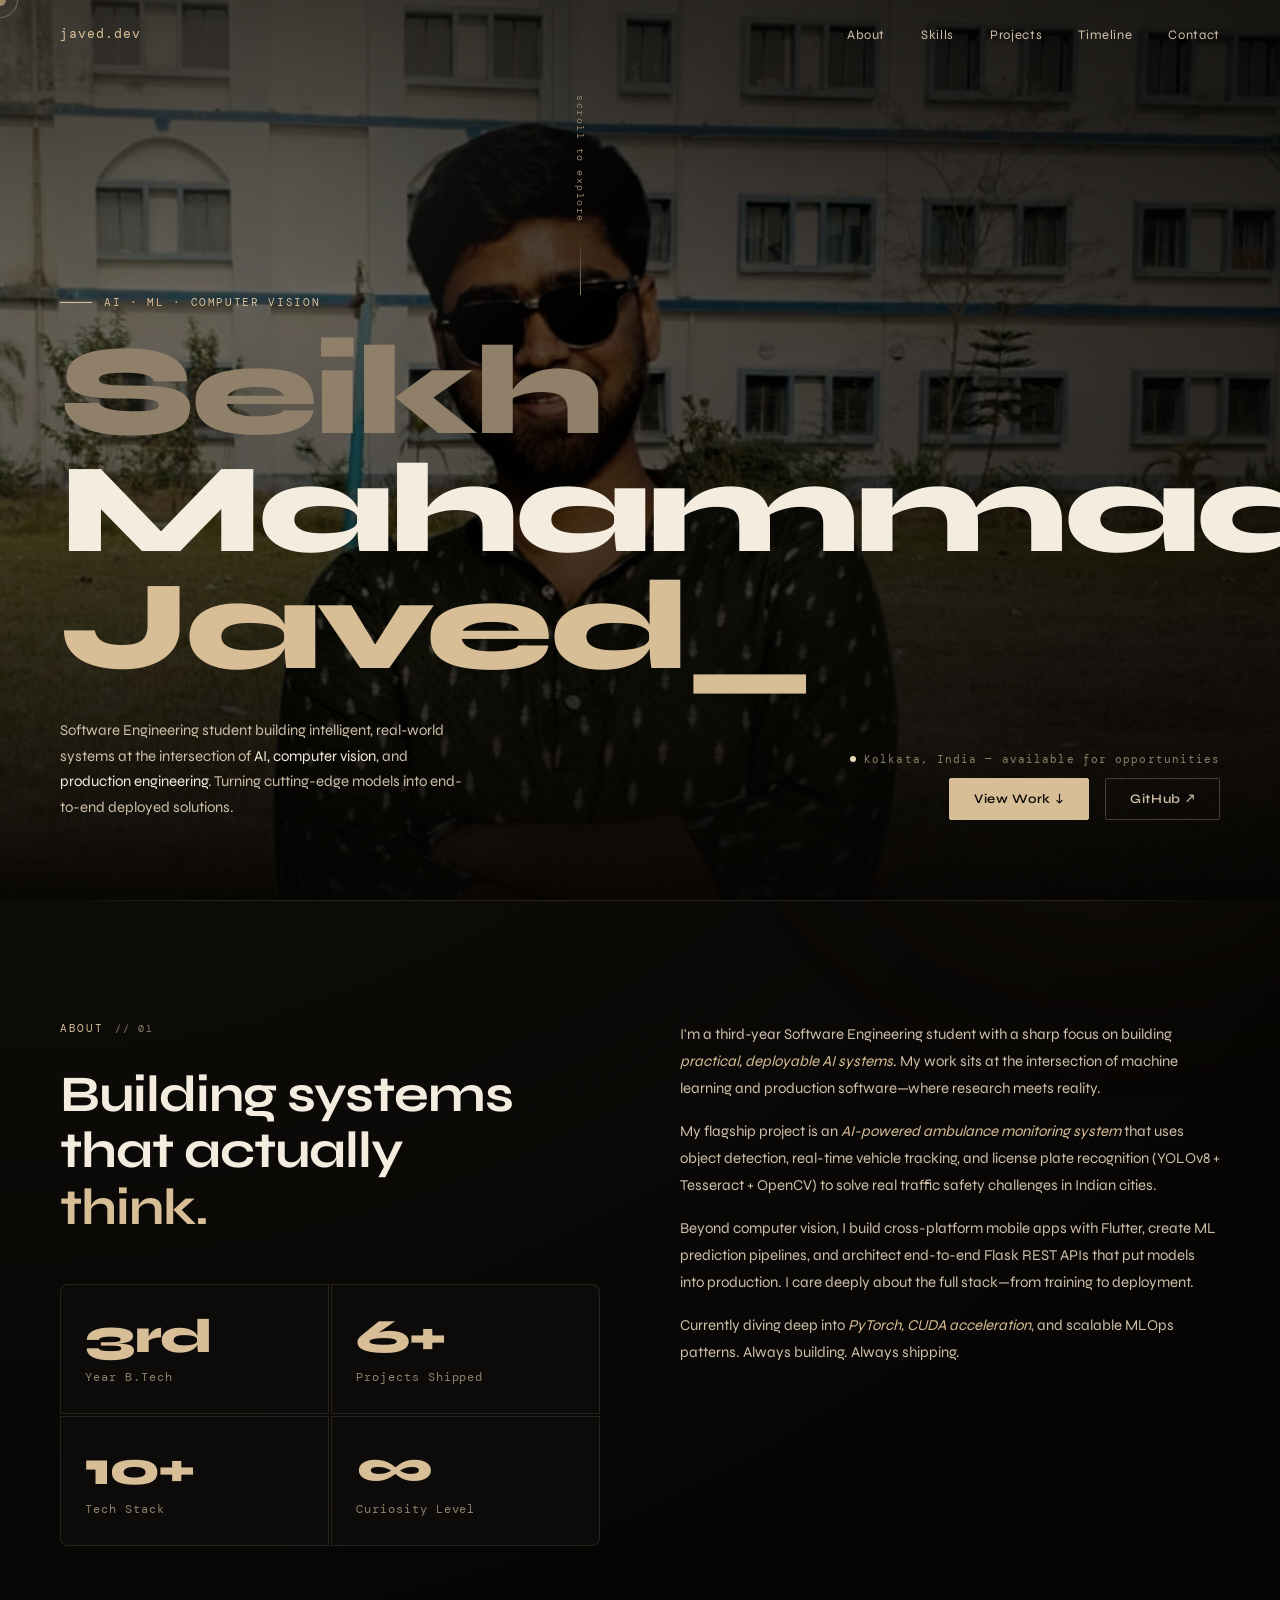
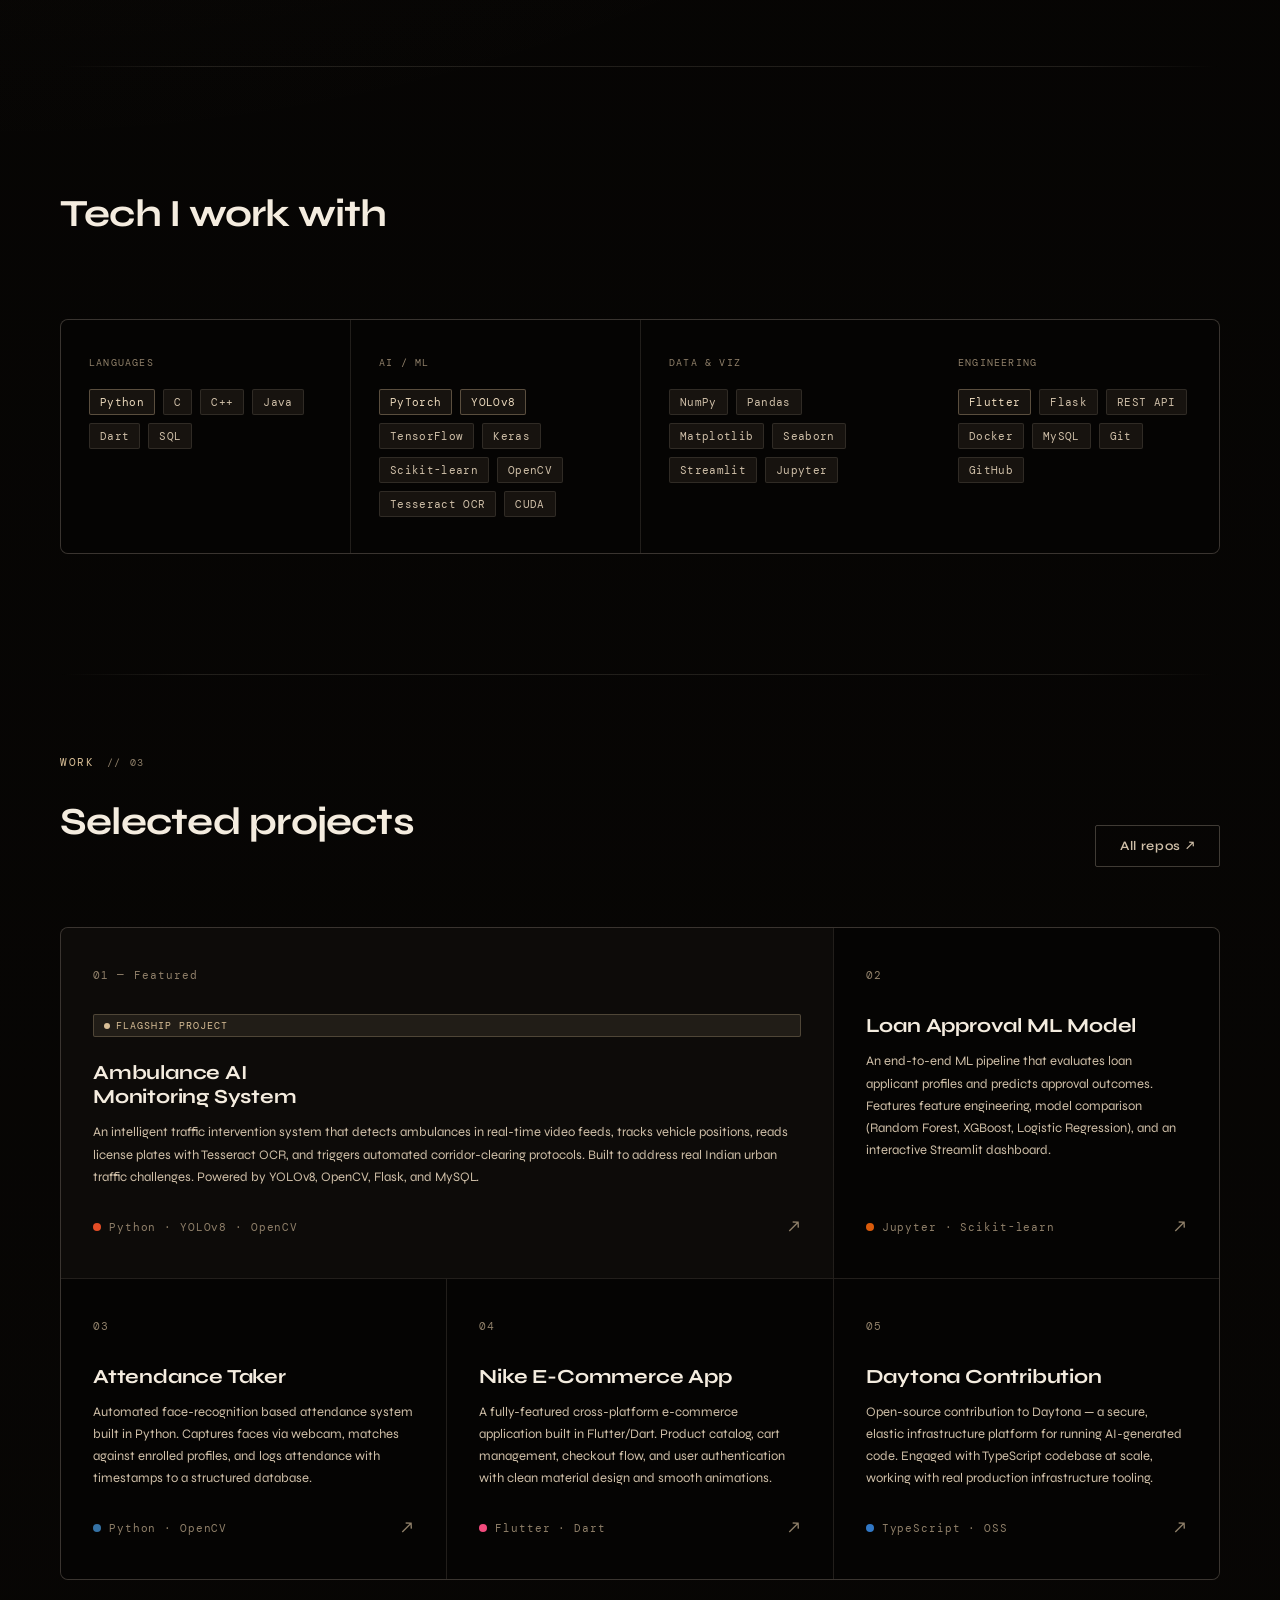
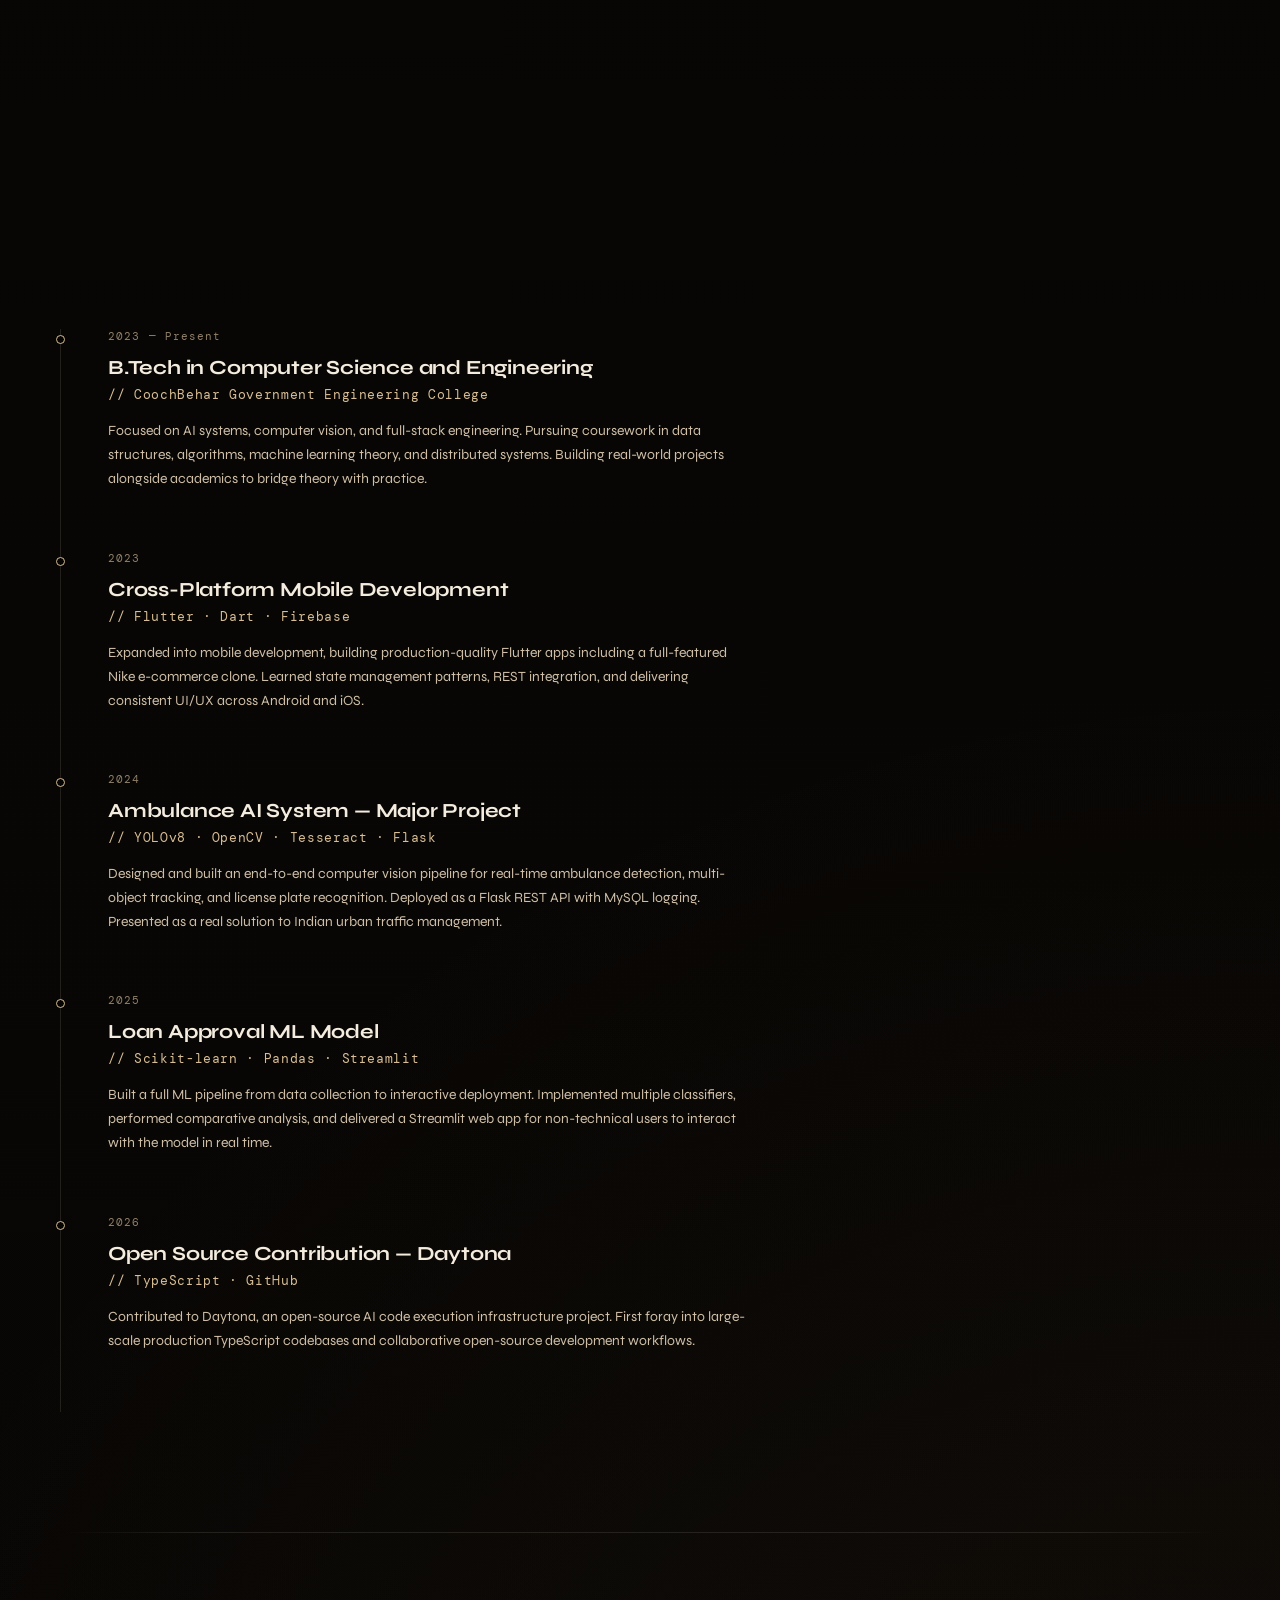
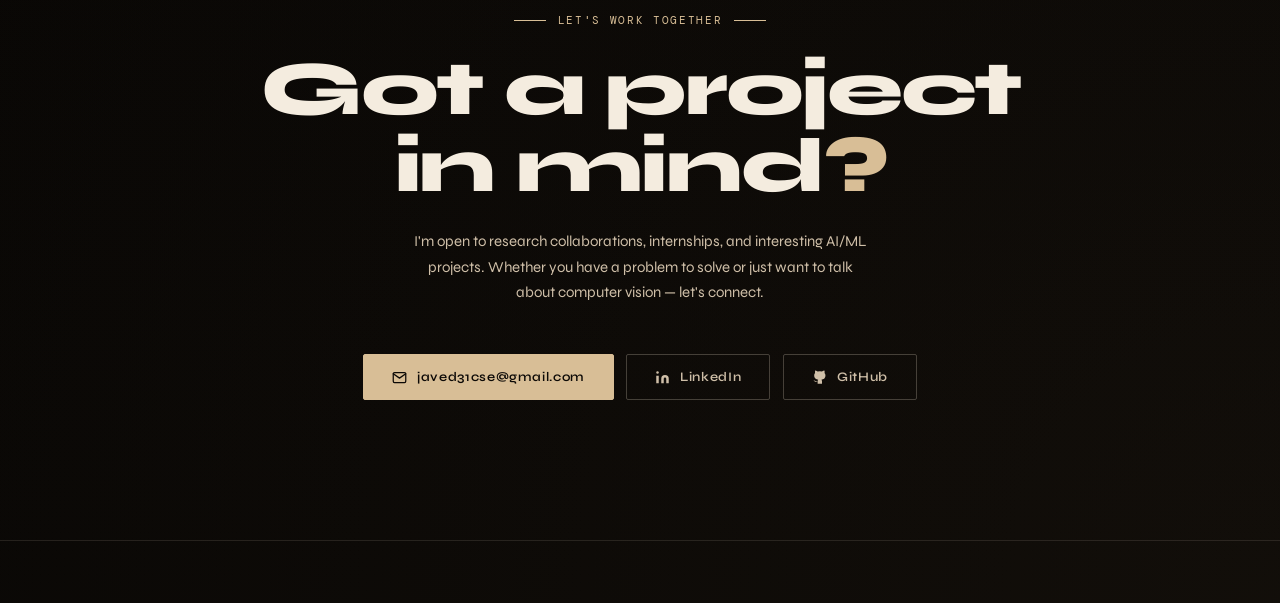
<file: index.html>
<!DOCTYPE html>
<html lang="en">
<head>
<meta charset="UTF-8">
<meta name="viewport" content="width=device-width, initial-scale=1.0">
<title>Javed — AI/ML Engineer</title>
<link rel="preconnect" href="https://fonts.googleapis.com">
<link href="https://fonts.googleapis.com/css2?family=Syne:wght@400;500;600;700;800&family=DM+Mono:ital,wght@0,300;0,400;1,300&family=Instrument+Serif:ital@0;1&display=swap" rel="stylesheet">
<link rel="stylesheet" href="styles.css">
</head>
<body>




<div id="cursor"></div>
<div id="cursor-ring"></div>
<div class="orb orb1"></div>
<div class="orb orb2"></div>

<nav id="navbar">
  <a href="#" class="nav-logo">javed.dev</a>
  <ul class="nav-links">
    <li><a href="#about">About</a></li>
    <li><a href="#skills">Skills</a></li>
    <li><a href="#projects">Projects</a></li>
    <li><a href="#experience">Timeline</a></li>
    <li><a href="#contact">Contact</a></li>
  </ul>
</nav>

<!-- Hero -->
<section id="hero">
  <!-- Full-bleed background photo -->
  <div class="hero-bg">
    <img src="assets\pic.jpeg">
    <div class="hero-bg-overlay"></div>
  </div>

  <div class="scroll-hint">scroll to explore</div>

  <div class="hero-tag">AI · ML · Computer Vision</div>

  <h1 class="hero-name">
    <span class="dim">Seikh</span><br>
    Mahammad<br>
    <span class="accent">Javed</span><span class="blink" style="color:var(--accent)">_</span>
  </h1>

  <div class="hero-bottom">
    <p class="hero-desc">
      Software Engineering student building intelligent, real-world systems at the
      intersection of <span style="color:var(--text)">AI, computer vision</span>, and
      <span style="color:var(--text)">production engineering</span>.
      Turning cutting-edge models into end-to-end deployed solutions.
    </p>
    <div class="hero-meta">
      <div class="location-badge">Kolkata, India — available for opportunities</div>
      <div class="cta-row">
        <a href="#projects" class="btn btn-primary">View Work ↓</a>
        <a href="https://github.com/itsmejaved" target="_blank" class="btn btn-ghost">GitHub ↗</a>
      </div>
    </div>
  </div>
</section>

<div class="divider"></div>

<!-- About -->
<section id="about">
  <div>
    <div class="section-label">About <span>// 01</span></div>
    <h2 class="section-title">Building systems<br>that actually<br><span style="color:var(--accent)">think.</span></h2>

    <div class="about-stats">
      <div class="stat-card">
        <div class="stat-num">3rd</div>
        <div class="stat-label">Year B.Tech</div>
      </div>
      <div class="stat-card">
        <div class="stat-num">6+</div>
        <div class="stat-label">Projects Shipped</div>
      </div>
      <div class="stat-card">
        <div class="stat-num">10+</div>
        <div class="stat-label">Tech Stack</div>
      </div>
      <div class="stat-card">
        <div class="stat-num">∞</div>
        <div class="stat-label">Curiosity Level</div>
      </div>
    </div>
  </div>

  <div>
    <div class="about-text">
      <p>
        I'm a third-year Software Engineering student with a sharp focus on building
        <span class="highlight">practical, deployable AI systems</span>. My work sits at the
        intersection of machine learning and production software—where research meets reality.
      </p>
      <p>
        My flagship project is an <span class="highlight">AI-powered ambulance monitoring system</span>
        that uses object detection, real-time vehicle tracking, and license plate recognition (YOLOv8 + Tesseract + OpenCV)
        to solve real traffic safety challenges in Indian cities.
      </p>
      <p>
        Beyond computer vision, I build cross-platform mobile apps with Flutter, create
        ML prediction pipelines, and architect end-to-end Flask REST APIs that put models
        into production. I care deeply about the full stack—from training to deployment.
      </p>
      <p>
        Currently diving deep into <span class="highlight">PyTorch, CUDA acceleration</span>,
        and scalable MLOps patterns. Always building. Always shipping.
      </p>
    </div>
  </div>
</section>

<div class="divider"></div>

<!-- Skills -->
<section id="skills">
  <div class="skills-header">
    <div>
      <div class="section-label">Stack <span>// 02</span></div>
      <h2 class="section-title" style="font-size: clamp(32px, 3vw, 44px);">Tech I work with</h2>
    </div>
  </div>

  <div class="skills-grid">
    <div class="skill-group">
      <div class="skill-group-title">Languages</div>
      <div class="skill-tags">
        <span class="tag hot">Python</span>
        <span class="tag">C</span>
        <span class="tag">C++</span>
        <span class="tag">Java</span>
        <span class="tag">Dart</span>
        <span class="tag">SQL</span>
      </div>
    </div>
    <div class="skill-group">
      <div class="skill-group-title">AI / ML</div>
      <div class="skill-tags">
        <span class="tag hot">PyTorch</span>
        <span class="tag hot">YOLOv8</span>
        <span class="tag">TensorFlow</span>
        <span class="tag">Keras</span>
        <span class="tag">Scikit-learn</span>
        <span class="tag">OpenCV</span>
        <span class="tag">Tesseract OCR</span>
        <span class="tag">CUDA</span>
      </div>
    </div>
    <div class="skill-group">
      <div class="skill-group-title">Data &amp; Viz</div>
      <div class="skill-tags">
        <span class="tag">NumPy</span>
        <span class="tag">Pandas</span>
        <span class="tag">Matplotlib</span>
        <span class="tag">Seaborn</span>
        <span class="tag">Streamlit</span>
        <span class="tag">Jupyter</span>
      </div>
    </div>
    <div class="skill-group">
      <div class="skill-group-title">Engineering</div>
      <div class="skill-tags">
        <span class="tag hot">Flutter</span>
        <span class="tag">Flask</span>
        <span class="tag">REST API</span>
        <span class="tag">Docker</span>
        <span class="tag">MySQL</span>
        <span class="tag">Git</span>
        <span class="tag">GitHub</span>
      </div>
    </div>
  </div>
</section>

<div class="divider"></div>

<!-- Projects -->
<section id="projects">
  <div class="projects-header">
    <div>
      <div class="section-label">Work <span>// 03</span></div>
      <h2 class="section-title" style="font-size: clamp(32px, 3vw, 44px);">Selected projects</h2>
    </div>
    <a href="https://github.com/itsmejaved" target="_blank" class="btn btn-ghost" style="flex-shrink:0">All repos ↗</a>
  </div>

  <div class="projects-list">

    <!-- Featured -->
    <a href="https://github.com/itsmejaved/ambulance-blockage" target="_blank" class="project-card project-featured">
      <div class="project-number">01 — Featured</div>
      <div class="featured-badge">Flagship Project</div>
      <div class="project-name">Ambulance AI<br>Monitoring System</div>
      <div class="project-desc">
        An intelligent traffic intervention system that detects ambulances in real-time video feeds,
        tracks vehicle positions, reads license plates with Tesseract OCR, and triggers automated
        corridor-clearing protocols. Built to address real Indian urban traffic challenges.
        Powered by YOLOv8, OpenCV, Flask, and MySQL.
      </div>
      <div class="project-footer">
        <span class="project-lang"><span class="lang-dot html"></span>Python · YOLOv8 · OpenCV</span>
        <span class="arrow-link">↗</span>
      </div>
    </a>

    <!-- Loan ML -->
    <a href="https://github.com/itsmejaved/Loan-Approval-ML-Model" target="_blank" class="project-card">
      <div class="project-number">02</div>
      <div class="project-name">Loan Approval ML Model</div>
      <div class="project-desc">
        An end-to-end ML pipeline that evaluates loan applicant profiles and predicts approval outcomes.
        Features feature engineering, model comparison (Random Forest, XGBoost, Logistic Regression),
        and an interactive Streamlit dashboard.
      </div>
      <div class="project-footer">
        <span class="project-lang"><span class="lang-dot jupyter"></span>Jupyter · Scikit-learn</span>
        <span class="arrow-link">↗</span>
      </div>
    </a>

    <!-- Attendance -->
    <a href="https://github.com/itsmejaved/Attendance_taker" target="_blank" class="project-card">
      <div class="project-number">03</div>
      <div class="project-name">Attendance Taker</div>
      <div class="project-desc">
        Automated face-recognition based attendance system built in Python.
        Captures faces via webcam, matches against enrolled profiles, and logs attendance
        with timestamps to a structured database.
      </div>
      <div class="project-footer">
        <span class="project-lang"><span class="lang-dot python"></span>Python · OpenCV</span>
        <span class="arrow-link">↗</span>
      </div>
    </a>

    <!-- Nike App -->
    <a href="https://github.com/itsmejaved/JAVED-X-Nike-ECOMMERCE-APP" target="_blank" class="project-card">
      <div class="project-number">04</div>
      <div class="project-name">Nike E-Commerce App</div>
      <div class="project-desc">
        A fully-featured cross-platform e-commerce application built in Flutter/Dart.
        Product catalog, cart management, checkout flow, and user authentication
        with clean material design and smooth animations.
      </div>
      <div class="project-footer">
        <span class="project-lang"><span class="lang-dot cpp"></span>Flutter · Dart</span>
        <span class="arrow-link">↗</span>
      </div>
    </a>

    <!-- Daytona -->
    <a href="https://github.com/itsmejaved/daytona_javed" target="_blank" class="project-card">
      <div class="project-number">05</div>
      <div class="project-name">Daytona Contribution</div>
      <div class="project-desc">
        Open-source contribution to Daytona — a secure, elastic infrastructure platform
        for running AI-generated code. Engaged with TypeScript codebase at scale,
        working with real production infrastructure tooling.
      </div>
      <div class="project-footer">
        <span class="project-lang"><span class="lang-dot" style="background:#3178c6"></span>TypeScript · OSS</span>
        <span class="arrow-link">↗</span>
      </div>
    </a>

  </div>
</section>

<div class="divider"></div>

<!-- Experience / Timeline -->
<section id="experience">
  <div class="section-label">Timeline <span>// 04</span></div>
  <h2 class="section-title" style="font-size: clamp(32px, 3vw, 44px); margin-bottom: 0;">Education &amp; milestones</h2>

  <div class="timeline">
    <div class="timeline-item fade-up">
      <div class="timeline-date">2023 — Present</div>
      <div class="timeline-title">B.Tech in Computer Science and Engineering</div>
      <div class="timeline-org">// CoochBehar Government Engineering College</div>
      <div class="timeline-desc">
        Focused on AI systems, computer vision, and full-stack engineering. Pursuing coursework in
        data structures, algorithms, machine learning theory, and distributed systems. Building
        real-world projects alongside academics to bridge theory with practice.
      </div>
    </div>
    <div class="timeline-item fade-up">
      <div class="timeline-date">2023</div>
      <div class="timeline-title">Cross-Platform Mobile Development</div>
      <div class="timeline-org">// Flutter · Dart · Firebase</div>
      <div class="timeline-desc">
        Expanded into mobile development, building production-quality Flutter apps including
        a full-featured Nike e-commerce clone. Learned state management patterns, REST integration,
        and delivering consistent UI/UX across Android and iOS.
      </div>
    </div>
    <div class="timeline-item fade-up">
      <div class="timeline-date">2024</div>
      <div class="timeline-title">Ambulance AI System — Major Project</div>
      <div class="timeline-org">// YOLOv8 · OpenCV · Tesseract · Flask</div>
      <div class="timeline-desc">
        Designed and built an end-to-end computer vision pipeline for real-time ambulance detection,
        multi-object tracking, and license plate recognition. Deployed as a Flask REST API with
        MySQL logging. Presented as a real solution to Indian urban traffic management.
      </div>
    </div>

    <div class="timeline-item fade-up">
      <div class="timeline-date">2025</div>
      <div class="timeline-title">Loan Approval ML Model</div>
      <div class="timeline-org">// Scikit-learn · Pandas · Streamlit</div>
      <div class="timeline-desc">
        Built a full ML pipeline from data collection to interactive deployment. Implemented
        multiple classifiers, performed comparative analysis, and delivered a Streamlit web app
        for non-technical users to interact with the model in real time.
      </div>
    </div>


    <div class="timeline-item fade-up">
      <div class="timeline-date">2026</div>
      <div class="timeline-title">Open Source Contribution — Daytona</div>
      <div class="timeline-org">// TypeScript · GitHub</div>
      <div class="timeline-desc">
        Contributed to Daytona, an open-source AI code execution infrastructure project.
        First foray into large-scale production TypeScript codebases and collaborative
        open-source development workflows.
      </div>
    </div>
  </div>
</section>

<div class="divider"></div>

<!-- Contact -->
<section id="contact">
  <div class="contact-inner">
    <div class="contact-eyebrow">Let's work together</div>
    <h2 class="contact-title">
      Got a project<br>in mind<span style="color:var(--accent)">?</span>
    </h2>
    <p class="contact-sub">
      I'm open to research collaborations, internships, and interesting AI/ML projects.
      Whether you have a problem to solve or just want to talk about computer vision — let's connect.
    </p>
    <div class="contact-links">
      <a href="mailto:javed31cse@gmail.com" class="contact-btn primary">
        <svg width="15" height="15" viewBox="0 0 24 24" fill="none" stroke="currentColor" stroke-width="2" stroke-linecap="round" stroke-linejoin="round"><path d="M4 4h16c1.1 0 2 .9 2 2v12c0 1.1-.9 2-2 2H4c-1.1 0-2-.9-2-2V6c0-1.1.9-2 2-2z"/><polyline points="22,6 12,13 2,6"/></svg>
        javed31cse@gmail.com
      </a>
      <a href="https://linkedin.com/in/seikh-mahammad-javed-ba29b4215" target="_blank" class="contact-btn">
        <svg width="15" height="15" viewBox="0 0 24 24" fill="currentColor"><path d="M16 8a6 6 0 016 6v7h-4v-7a2 2 0 00-2-2 2 2 0 00-2 2v7h-4v-7a6 6 0 016-6zM2 9h4v12H2z"/><circle cx="4" cy="4" r="2"/></svg>
        LinkedIn
      </a>
      <a href="https://github.com/itsmejaved" target="_blank" class="contact-btn">
        <svg width="15" height="15" viewBox="0 0 24 24" fill="currentColor"><path d="M9 19c-5 1.5-5-2.5-7-3m14 6v-3.87a3.37 3.37 0 00-.94-2.61c3.14-.35 6.44-1.54 6.44-7A5.44 5.44 0 0020 4.77 5.07 5.07 0 0019.91 1S18.73.65 16 2.48a13.38 13.38 0 00-7 0C6.27.65 5.09 1 5.09 1A5.07 5.07 0 005 4.77a5.44 5.44 0 00-1.5 3.78c0 5.42 3.3 6.61 6.44 7A3.37 3.37 0 009 18.13V22"/></svg>
        GitHub
      </a>
    </div>
  </div>
</section>

<footer>
  <div class="footer-copy">© 2026 Seikh Mahammad Javed — All rights reserved</div>
  <div class="footer-built">Built with <span>HTML · CSS · vanilla JS</span></div>
</footer>

<script src="script.js"></script>

</body>
</html>
</file>
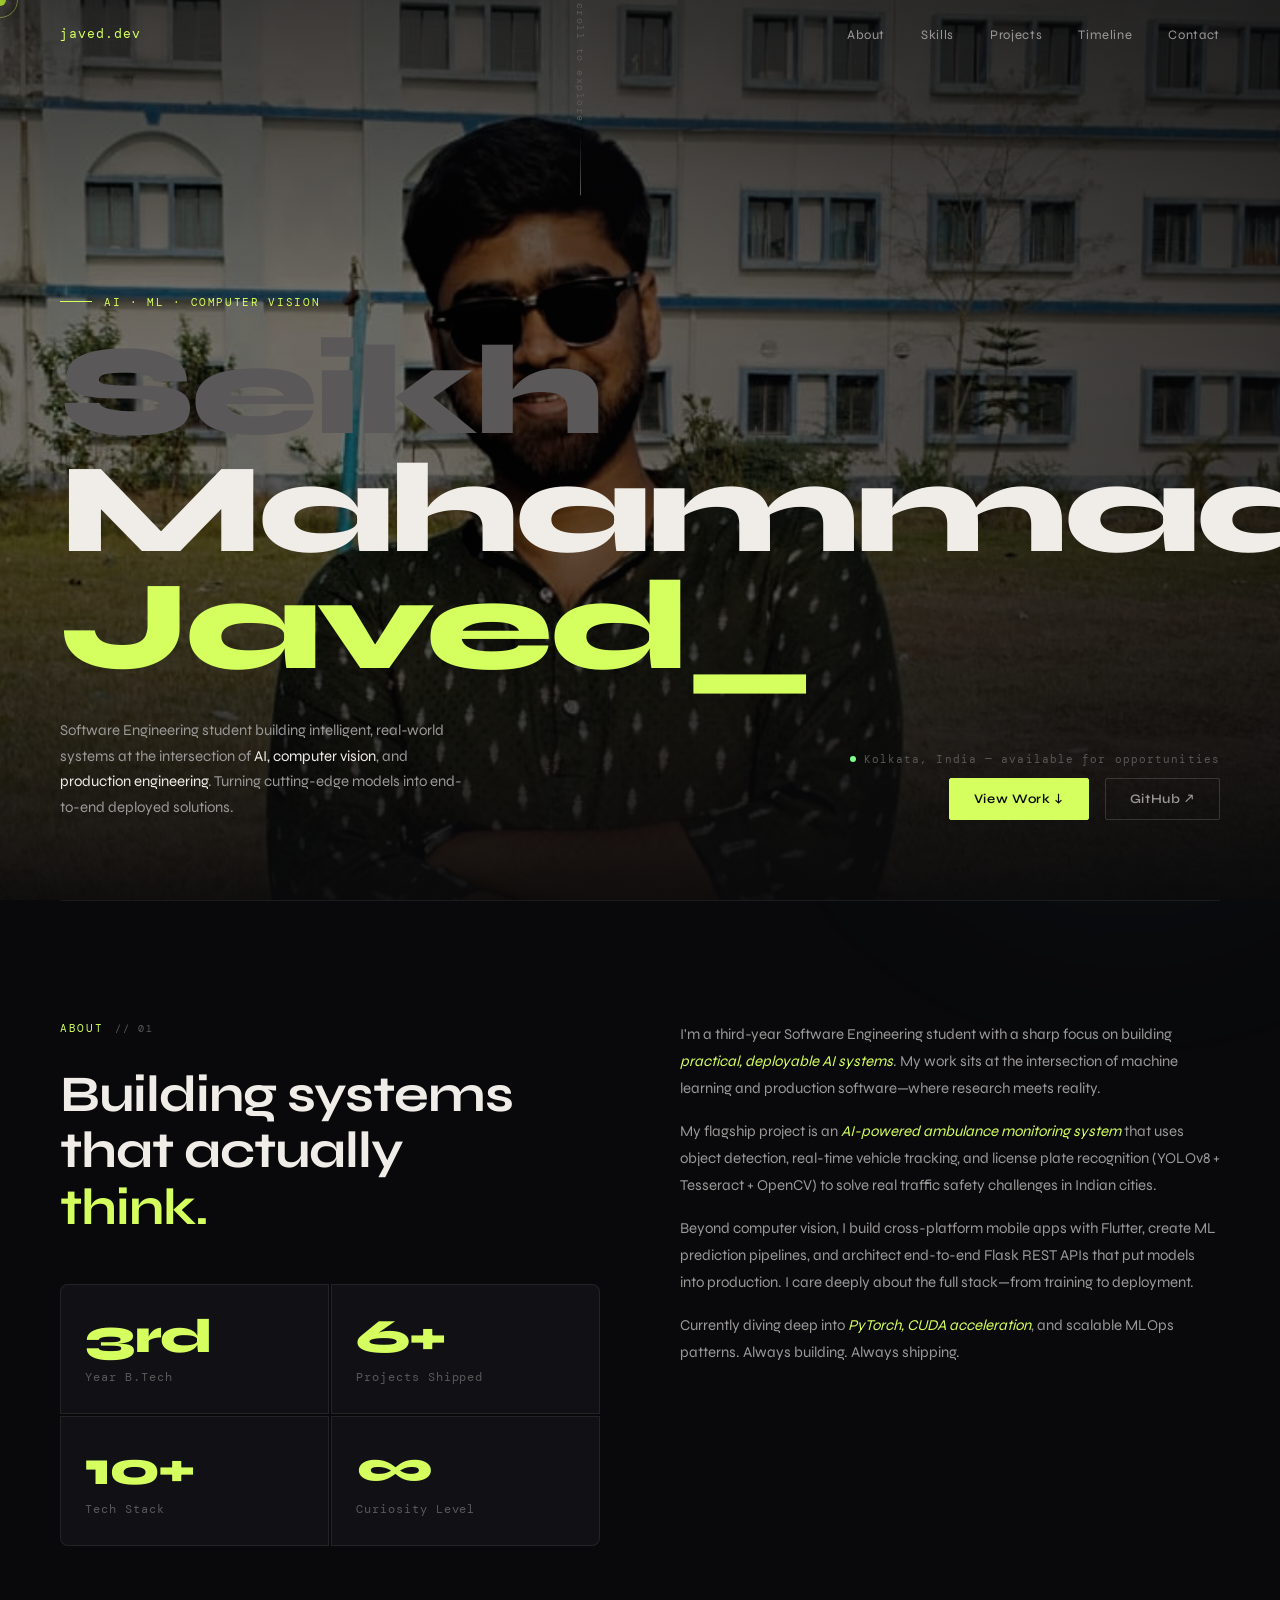
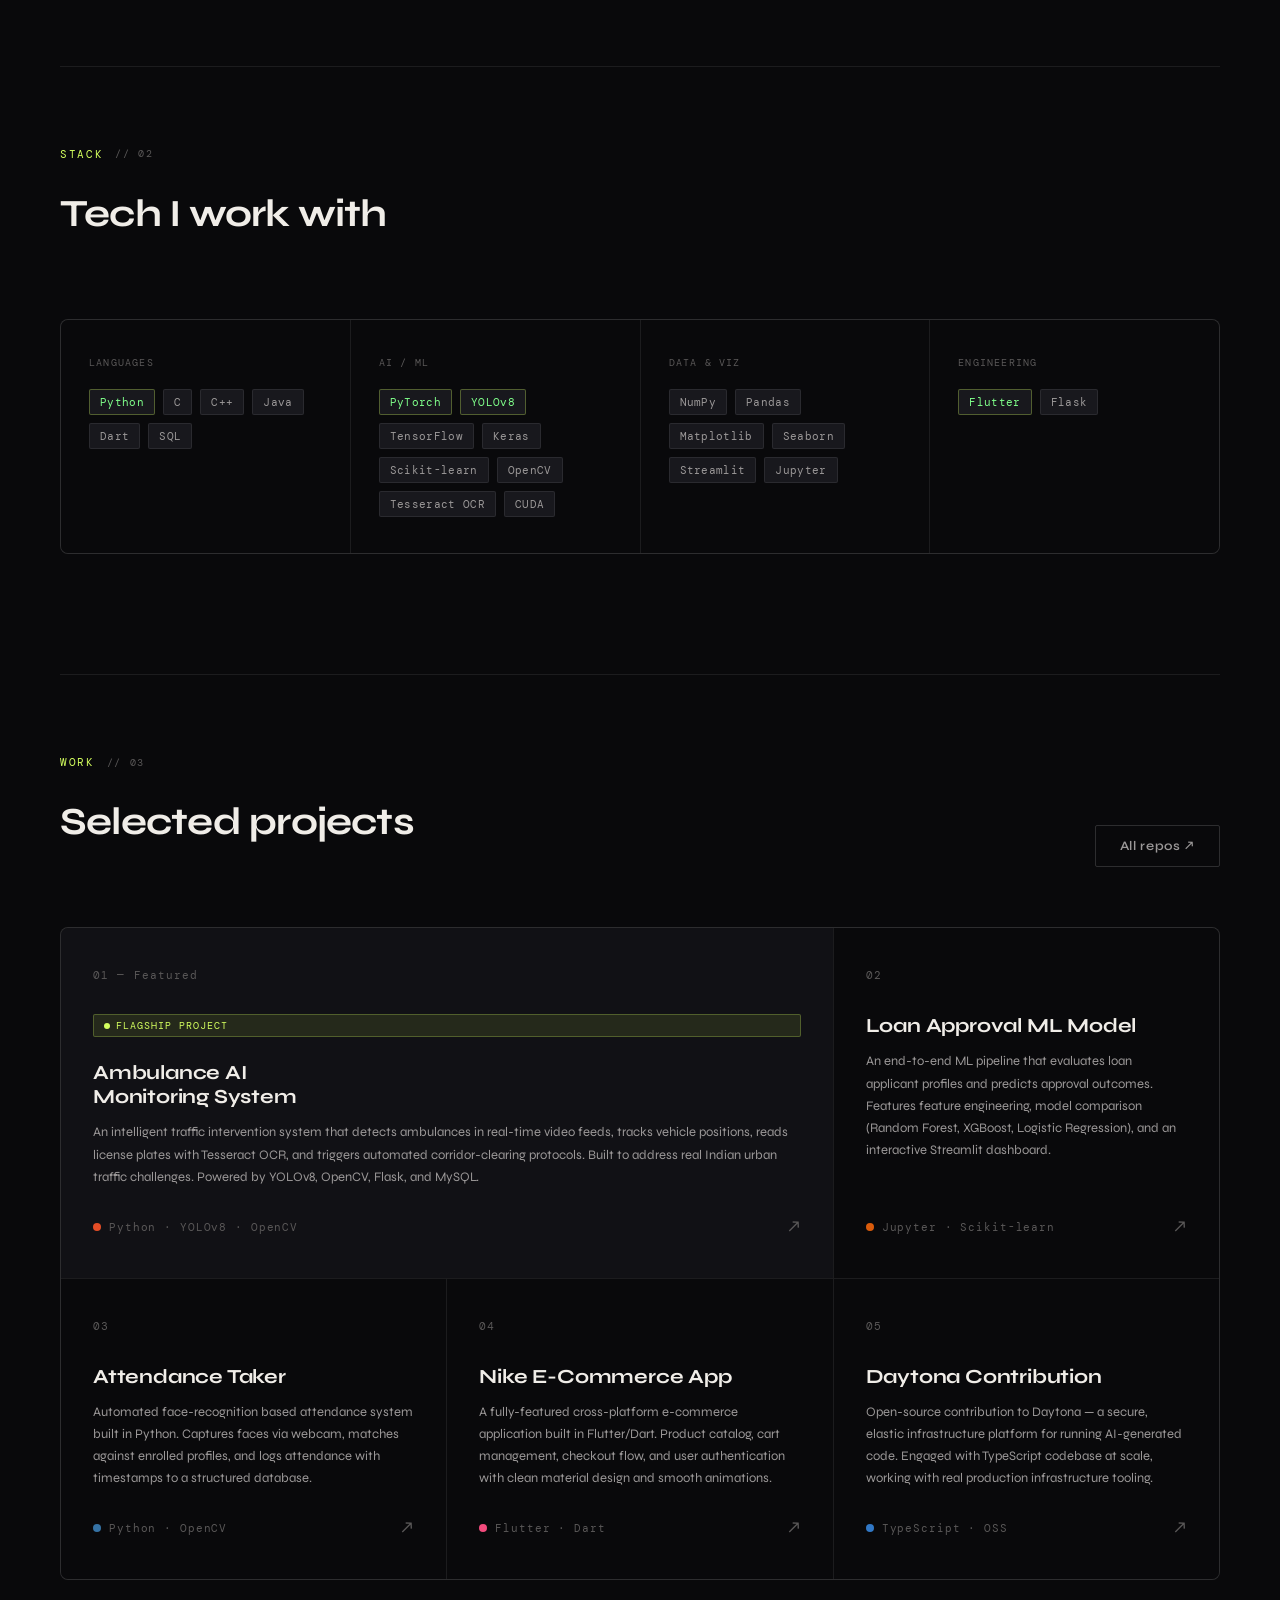
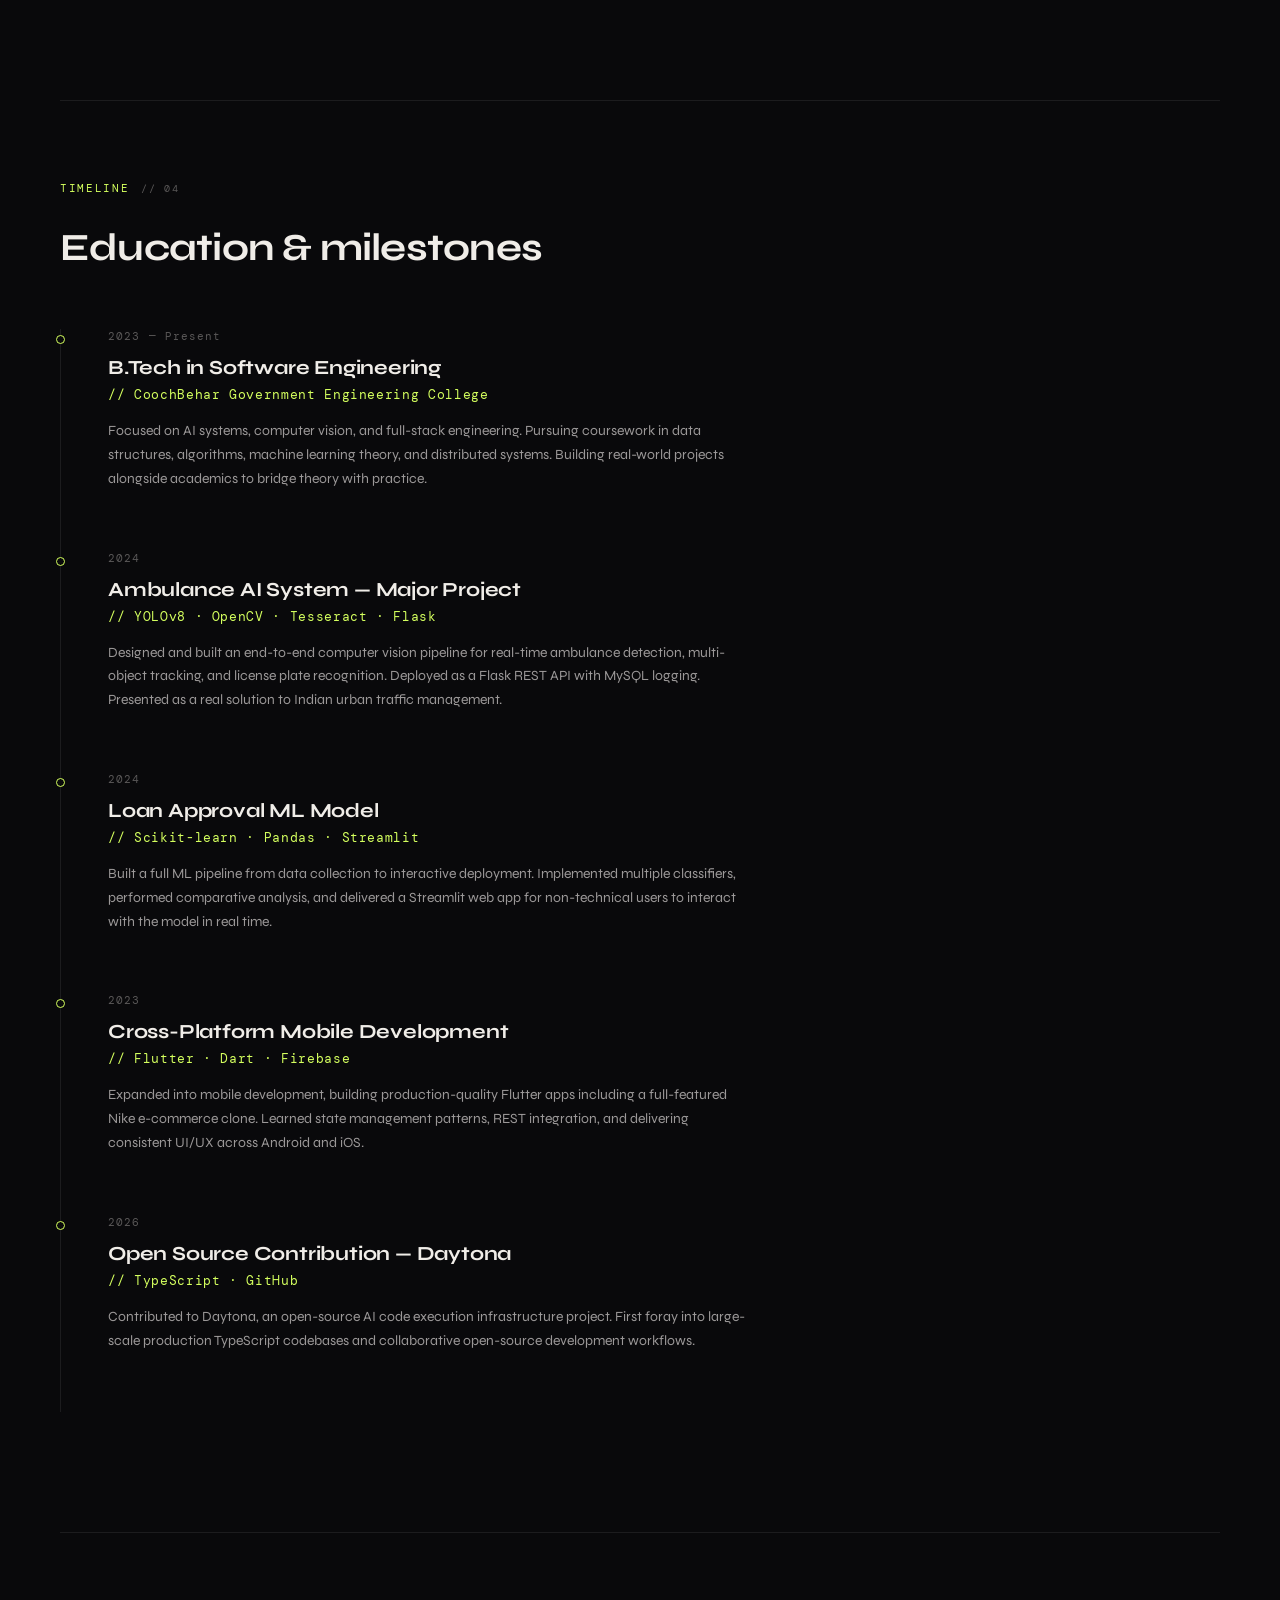
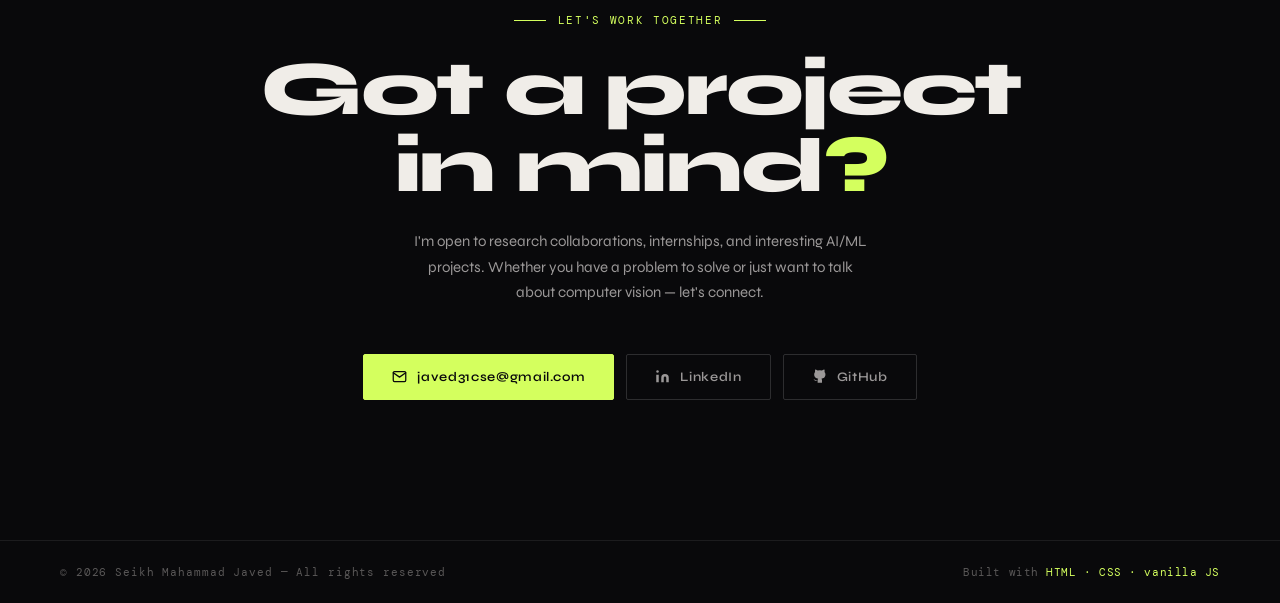
<file: portfolio.html>
<!DOCTYPE html>
<html lang="en">
<head>
<meta charset="UTF-8">
<meta name="viewport" content="width=device-width, initial-scale=1.0">
<title>Javed — AI/ML Engineer</title>
<link rel="preconnect" href="https://fonts.googleapis.com">
<link href="https://fonts.googleapis.com/css2?family=Syne:wght@400;500;600;700;800&family=DM+Mono:ital,wght@0,300;0,400;1,300&family=Instrument+Serif:ital@0;1&display=swap" rel="stylesheet">
<style>
  :root {
    --bg: #09090b;
    --bg2: #111115;
    --bg3: #18181d;
    --border: rgba(255,255,255,0.08);
    --border2: rgba(255,255,255,0.15);
    --text: #f0ede8;
    --text2: #9b9898;
    --text3: #5a5858;
    --accent: #d4ff5e;
    --accent2: #7fff8a;
    --accent3: #5ee0ff;
    --red: #ff5e5e;
    --orange: #ff8f3e;
  }

  *, *::before, *::after { box-sizing: border-box; margin: 0; padding: 0; }

  html { scroll-behavior: smooth; }

  body {
    background: var(--bg);
    color: var(--text);
    font-family: 'Syne', sans-serif;
    overflow-x: hidden;
    cursor: none;
  }

  /* Custom cursor */
  #cursor {
    width: 12px; height: 12px;
    background: var(--accent);
    border-radius: 50%;
    position: fixed; top: 0; left: 0;
    pointer-events: none; z-index: 9999;
    transform: translate(-50%, -50%);
    transition: transform 0.1s ease, background 0.2s;
    mix-blend-mode: difference;
  }
  #cursor-ring {
    width: 36px; height: 36px;
    border: 1px solid rgba(212,255,94,0.4);
    border-radius: 50%;
    position: fixed; top: 0; left: 0;
    pointer-events: none; z-index: 9998;
    transform: translate(-50%, -50%);
    transition: transform 0.18s ease, width 0.2s, height 0.2s;
  }

  /* Nav */
  nav {
    position: fixed; top: 0; left: 0; right: 0;
    z-index: 100;
    display: flex; align-items: center; justify-content: space-between;
    padding: 24px 60px;
    background: transparent;
    transition: background 0.3s;
  }
  nav.scrolled {
    background: rgba(9,9,11,0.85);
    backdrop-filter: blur(12px);
    border-bottom: 1px solid var(--border);
  }
  .nav-logo {
    font-family: 'DM Mono', monospace;
    font-size: 13px;
    color: var(--accent);
    letter-spacing: 0.08em;
    text-decoration: none;
  }
  .nav-links {
    display: flex; gap: 36px; list-style: none;
  }
  .nav-links a {
    font-size: 13px;
    color: var(--text2);
    text-decoration: none;
    letter-spacing: 0.05em;
    transition: color 0.2s;
    font-weight: 400;
  }
  .nav-links a:hover { color: var(--accent); }

  /* Noise overlay */
  body::before {
    content: '';
    position: fixed; inset: 0;
    background-image: url("data:image/svg+xml,%3Csvg viewBox='0 0 256 256' xmlns='http://www.w3.org/2000/svg'%3E%3Cfilter id='n'%3E%3CfeTurbulence type='fractalNoise' baseFrequency='0.9' numOctaves='4' stitchTiles='stitch'/%3E%3C/filter%3E%3Crect width='100%25' height='100%25' filter='url(%23n)' opacity='0.04'/%3E%3C/svg%3E");
    pointer-events: none; z-index: 0; opacity: 0.3;
  }

  /* Glow orbs */
  .orb {
    position: fixed; border-radius: 50%;
    filter: blur(120px); pointer-events: none; z-index: 0;
  }
  .orb1 { width: 600px; height: 600px; background: rgba(212,255,94,0.04); top: -200px; left: -200px; }
  .orb2 { width: 500px; height: 500px; background: rgba(94,224,255,0.03); bottom: 0; right: -100px; }

  /* Sections */
  section { position: relative; z-index: 1; }

  /* Hero */
  #hero {
    min-height: 100vh;
    display: flex; flex-direction: column; justify-content: flex-end;
    padding: 0 60px 80px;
  }
  .hero-tag {
    font-family: 'DM Mono', monospace;
    font-size: 11px;
    color: var(--accent);
    letter-spacing: 0.15em;
    text-transform: uppercase;
    margin-bottom: 24px;
    display: flex; align-items: center; gap: 12px;
  }
  .hero-tag::before {
    content: '';
    width: 32px; height: 1px;
    background: var(--accent);
    display: block;
  }
  h1.hero-name {
    font-size: clamp(72px, 10vw, 140px);
    font-weight: 800;
    line-height: 0.92;
    letter-spacing: -0.03em;
    color: var(--text);
    margin-bottom: 32px;
  }
  h1.hero-name span.accent { color: var(--accent); }
  h1.hero-name span.dim { color: var(--text3); }

  .hero-bottom {
    display: flex; align-items: flex-end; justify-content: space-between;
  }
  .hero-desc {
    max-width: 420px;
    font-size: 15px;
    line-height: 1.7;
    color: var(--text2);
    font-weight: 400;
  }
  .hero-meta {
    display: flex; flex-direction: column; align-items: flex-end; gap: 12px;
  }
  .location-badge {
    font-family: 'DM Mono', monospace;
    font-size: 11px;
    color: var(--text3);
    letter-spacing: 0.1em;
    display: flex; align-items: center; gap: 8px;
  }
  .location-badge::before {
    content: '';
    width: 6px; height: 6px;
    background: var(--accent2);
    border-radius: 50%;
    animation: pulse 2s infinite;
  }
  @keyframes pulse {
    0%, 100% { opacity: 1; transform: scale(1); }
    50% { opacity: 0.5; transform: scale(0.7); }
  }
  .cta-row {
    display: flex; gap: 16px; align-items: center;
  }
  .btn {
    display: inline-flex; align-items: center; gap: 8px;
    padding: 12px 24px;
    font-family: 'Syne', sans-serif;
    font-size: 13px; font-weight: 600;
    letter-spacing: 0.05em;
    text-decoration: none;
    border-radius: 2px;
    transition: all 0.2s;
  }
  .btn-primary {
    background: var(--accent);
    color: #09090b;
    border: 1px solid var(--accent);
  }
  .btn-primary:hover { background: transparent; color: var(--accent); }
  .btn-ghost {
    background: transparent;
    color: var(--text2);
    border: 1px solid var(--border2);
  }
  .btn-ghost:hover { border-color: var(--accent); color: var(--accent); }

  /* Scroll indicator */
  .scroll-hint {
    position: absolute; right: 60px; top: 50%;
    transform: translateY(-50%);
    writing-mode: vertical-rl;
    font-family: 'DM Mono', monospace;
    font-size: 10px;
    color: var(--text3);
    letter-spacing: 0.15em;
    display: flex; align-items: center; gap: 12px;
  }
  .scroll-hint::after {
    content: '';
    width: 1px; height: 60px;
    background: linear-gradient(to bottom, transparent, var(--text3));
    display: block;
  }

  /* Divider */
  .divider {
    width: 100%; height: 1px;
    background: var(--border);
    margin: 0 60px;
    width: calc(100% - 120px);
  }

  /* About */
  #about {
    padding: 120px 60px;
    display: grid;
    grid-template-columns: 1fr 1fr;
    gap: 80px;
    align-items: start;
  }
  .section-label {
    font-family: 'DM Mono', monospace;
    font-size: 11px;
    color: var(--accent);
    letter-spacing: 0.15em;
    text-transform: uppercase;
    margin-bottom: 32px;
    display: flex; align-items: center; gap: 12px;
  }
  .section-label span {
    color: var(--text3);
    font-size: 10px;
  }
  h2.section-title {
    font-size: clamp(36px, 4vw, 56px);
    font-weight: 700;
    line-height: 1.1;
    letter-spacing: -0.02em;
    margin-bottom: 24px;
  }
  .about-text {
    font-size: 15px;
    line-height: 1.8;
    color: var(--text2);
  }
  .about-text p + p { margin-top: 16px; }
  .highlight { color: var(--accent); font-style: italic; }

  .about-stats {
    display: grid; grid-template-columns: 1fr 1fr;
    gap: 2px;
    margin-top: 48px;
  }
  .stat-card {
    background: var(--bg2);
    border: 1px solid var(--border);
    padding: 28px 24px;
    transition: border-color 0.2s;
  }
  .stat-card:hover { border-color: var(--border2); }
  .stat-card:first-child { border-radius: 8px 0 0 0; }
  .stat-card:nth-child(2) { border-radius: 0 8px 0 0; }
  .stat-card:nth-child(3) { border-radius: 0 0 0 8px; }
  .stat-card:last-child { border-radius: 0 0 8px 0; }
  .stat-num {
    font-size: 48px;
    font-weight: 800;
    color: var(--accent);
    line-height: 1;
    letter-spacing: -0.03em;
  }
  .stat-label {
    font-size: 12px;
    color: var(--text3);
    margin-top: 8px;
    font-family: 'DM Mono', monospace;
    letter-spacing: 0.08em;
  }

  /* Skills */
  #skills { padding: 80px 60px 120px; }
  .skills-header {
    display: flex; align-items: flex-end; justify-content: space-between;
    margin-bottom: 60px;
  }
  .skills-grid {
    display: grid;
    grid-template-columns: repeat(4, 1fr);
    gap: 1px;
    background: var(--border);
    border: 1px solid var(--border);
    border-radius: 8px;
    overflow: hidden;
  }
  .skill-group {
    background: var(--bg);
    padding: 36px 28px;
    transition: background 0.2s;
  }
  .skill-group:hover { background: var(--bg2); }
  .skill-group-title {
    font-family: 'DM Mono', monospace;
    font-size: 10px;
    letter-spacing: 0.12em;
    color: var(--text3);
    text-transform: uppercase;
    margin-bottom: 20px;
  }
  .skill-tags {
    display: flex; flex-wrap: wrap; gap: 8px;
  }
  .tag {
    font-family: 'DM Mono', monospace;
    font-size: 11px;
    padding: 5px 10px;
    border-radius: 2px;
    background: var(--bg3);
    border: 1px solid var(--border);
    color: var(--text2);
    transition: all 0.2s;
    letter-spacing: 0.03em;
  }
  .tag:hover { border-color: var(--accent); color: var(--accent); background: rgba(212,255,94,0.05); }
  .tag.hot { border-color: rgba(212,255,94,0.3); color: var(--accent2); }

  /* Projects */
  #projects { padding: 80px 60px 120px; }
  .projects-header {
    display: flex; align-items: flex-end; justify-content: space-between;
    margin-bottom: 60px;
  }
  .projects-list {
    display: grid;
    grid-template-columns: repeat(3, 1fr);
    gap: 1px;
    background: var(--border);
    border: 1px solid var(--border);
    border-radius: 8px;
    overflow: hidden;
  }
  .project-card {
    background: var(--bg);
    padding: 40px 32px;
    display: flex; flex-direction: column;
    transition: background 0.2s;
    text-decoration: none;
    color: inherit;
    position: relative;
    overflow: hidden;
  }
  .project-card::before {
    content: '';
    position: absolute; top: 0; left: 0; right: 0;
    height: 2px;
    background: linear-gradient(to right, transparent, var(--accent), transparent);
    transform: scaleX(0);
    transition: transform 0.3s;
    transform-origin: left;
  }
  .project-card:hover::before { transform: scaleX(1); }
  .project-card:hover { background: var(--bg2); }
  .project-number {
    font-family: 'DM Mono', monospace;
    font-size: 11px;
    color: var(--text3);
    margin-bottom: 32px;
    letter-spacing: 0.1em;
  }
  .project-name {
    font-size: 20px;
    font-weight: 700;
    color: var(--text);
    margin-bottom: 12px;
    letter-spacing: -0.01em;
    line-height: 1.2;
  }
  .project-desc {
    font-size: 13px;
    color: var(--text2);
    line-height: 1.7;
    flex: 1;
    margin-bottom: 28px;
  }
  .project-footer {
    display: flex; align-items: center; justify-content: space-between;
  }
  .project-lang {
    font-family: 'DM Mono', monospace;
    font-size: 11px;
    color: var(--text3);
    letter-spacing: 0.08em;
    display: flex; align-items: center; gap: 8px;
  }
  .lang-dot {
    width: 8px; height: 8px;
    border-radius: 50%;
    background: var(--accent);
  }
  .lang-dot.html { background: #e44d26; }
  .lang-dot.python { background: #3572A5; }
  .lang-dot.jupyter { background: #DA5B0B; }
  .lang-dot.cpp { background: #f34b7d; }
  .arrow-link {
    font-size: 18px;
    color: var(--text3);
    transition: color 0.2s, transform 0.2s;
    display: inline-block;
  }
  .project-card:hover .arrow-link {
    color: var(--accent);
    transform: translate(4px, -4px);
  }

  /* Featured project */
  .project-featured {
    grid-column: span 2;
    background: var(--bg2);
  }
  .featured-badge {
    display: inline-flex; align-items: center; gap: 6px;
    background: rgba(212,255,94,0.1);
    border: 1px solid rgba(212,255,94,0.25);
    border-radius: 2px;
    padding: 4px 10px;
    font-family: 'DM Mono', monospace;
    font-size: 10px;
    color: var(--accent);
    letter-spacing: 0.1em;
    text-transform: uppercase;
    margin-bottom: 24px;
  }
  .featured-badge::before {
    content: '';
    width: 6px; height: 6px;
    border-radius: 50%;
    background: var(--accent);
  }

  /* Timeline / Experience */
  #experience { padding: 80px 60px 120px; }
  .timeline {
    margin-top: 60px;
    position: relative;
  }
  .timeline::before {
    content: '';
    position: absolute; left: 0; top: 0; bottom: 0;
    width: 1px;
    background: var(--border);
  }
  .timeline-item {
    padding: 0 0 60px 48px;
    position: relative;
  }
  .timeline-item::before {
    content: '';
    position: absolute; left: -4px; top: 6px;
    width: 9px; height: 9px;
    border-radius: 50%;
    border: 1px solid var(--accent);
    background: var(--bg);
  }
  .timeline-date {
    font-family: 'DM Mono', monospace;
    font-size: 11px;
    color: var(--text3);
    letter-spacing: 0.1em;
    margin-bottom: 12px;
  }
  .timeline-title {
    font-size: 20px;
    font-weight: 700;
    color: var(--text);
    margin-bottom: 6px;
    letter-spacing: -0.01em;
  }
  .timeline-org {
    font-size: 13px;
    color: var(--accent);
    margin-bottom: 16px;
    font-family: 'DM Mono', monospace;
    letter-spacing: 0.05em;
  }
  .timeline-desc {
    font-size: 14px;
    color: var(--text2);
    line-height: 1.7;
    max-width: 640px;
  }

  /* Contact */
  #contact { padding: 80px 60px 140px; }
  .contact-inner {
    max-width: 800px;
    margin: 0 auto;
    text-align: center;
  }
  .contact-eyebrow {
    font-family: 'DM Mono', monospace;
    font-size: 11px;
    color: var(--accent);
    letter-spacing: 0.15em;
    text-transform: uppercase;
    margin-bottom: 24px;
    display: flex; align-items: center; justify-content: center; gap: 12px;
  }
  .contact-eyebrow::before, .contact-eyebrow::after {
    content: '';
    width: 32px; height: 1px;
    background: var(--accent);
  }
  h2.contact-title {
    font-size: clamp(44px, 6vw, 80px);
    font-weight: 800;
    line-height: 1;
    letter-spacing: -0.03em;
    margin-bottom: 24px;
  }
  .contact-sub {
    font-size: 15px;
    color: var(--text2);
    line-height: 1.7;
    max-width: 460px;
    margin: 0 auto 48px;
  }
  .contact-links {
    display: flex; justify-content: center; gap: 12px; flex-wrap: wrap;
  }
  .contact-btn {
    display: inline-flex; align-items: center; gap: 10px;
    padding: 14px 28px;
    font-family: 'Syne', sans-serif;
    font-size: 13px; font-weight: 600;
    letter-spacing: 0.05em;
    text-decoration: none;
    border-radius: 2px;
    transition: all 0.2s;
    border: 1px solid var(--border2);
    color: var(--text2);
  }
  .contact-btn:hover { border-color: var(--accent); color: var(--accent); background: rgba(212,255,94,0.05); }
  .contact-btn.primary {
    background: var(--accent);
    color: #09090b;
    border-color: var(--accent);
  }
  .contact-btn.primary:hover { background: transparent; color: var(--accent); }

  /* Footer */
  footer {
    border-top: 1px solid var(--border);
    padding: 24px 60px;
    display: flex; align-items: center; justify-content: space-between;
  }
  .footer-copy {
    font-family: 'DM Mono', monospace;
    font-size: 11px;
    color: var(--text3);
    letter-spacing: 0.08em;
  }
  .footer-built {
    font-family: 'DM Mono', monospace;
    font-size: 11px;
    color: var(--text3);
    letter-spacing: 0.05em;
  }
  .footer-built span { color: var(--accent); }

  /* Animations */
  .fade-up {
    opacity: 0;
    transform: translateY(30px);
    transition: opacity 0.6s ease, transform 0.6s ease;
  }
  .fade-up.visible {
    opacity: 1;
    transform: translateY(0);
  }

  /* Typewriter cursor */
  .blink { animation: blink 1s step-end infinite; }
  @keyframes blink { 50% { opacity: 0; } }

  /* Responsive */
  @media (max-width: 900px) {
    nav { padding: 20px 24px; }
    .nav-links { display: none; }
    #hero { padding: 0 24px 60px; }
    .scroll-hint { display: none; }
    h1.hero-name { font-size: clamp(52px, 12vw, 80px); }
    .hero-bottom { flex-direction: column; align-items: flex-start; gap: 32px; }
    #about { padding: 80px 24px; grid-template-columns: 1fr; gap: 48px; }
    #skills { padding: 60px 24px 80px; }
    .skills-grid { grid-template-columns: 1fr 1fr; }
    #projects { padding: 60px 24px 80px; }
    .projects-list { grid-template-columns: 1fr; }
    .project-featured { grid-column: span 1; }
    #experience { padding: 60px 24px 80px; }
    #contact { padding: 60px 24px 100px; }
    footer { padding: 20px 24px; flex-direction: column; gap: 8px; text-align: center; }
  }

  


  /* Hero background photo */
  #hero { position: relative; overflow: hidden; }
  .hero-bg {
    position: absolute;
    inset: 0;
    z-index: 0;
  }
  .hero-bg img {
    width: 100%;
    height: 100%;
    object-fit: cover;
    object-position: center 20%;
    display: block;
    filter: grayscale(30%) brightness(0.55) contrast(1.05);
    transform: scale(1.04);
    transition: transform 8s ease;
  }
  #hero:hover .hero-bg img { transform: scale(1.0); }
  .hero-bg-overlay {
    position: absolute; inset: 0;
    background:
      linear-gradient(to bottom,
        rgba(9,9,11,0.55) 0%,
        rgba(9,9,11,0.1) 35%,
        rgba(9,9,11,0.15) 60%,
        rgba(9,9,11,0.92) 100%
      ),
      linear-gradient(to right,
        rgba(9,9,11,0) 30%,
        rgba(9,9,11,0.55) 100%
      );
  }
  /* Push all hero content above bg */
  #hero > *:not(.hero-bg) { position: relative; z-index: 2; }
  .scroll-hint { z-index: 3 !important; }

</style>
</head>
<body>




<div id="cursor"></div>
<div id="cursor-ring"></div>
<div class="orb orb1"></div>
<div class="orb orb2"></div>

<nav id="navbar">
  <a href="#" class="nav-logo">javed.dev</a>
  <ul class="nav-links">
    <li><a href="#about">About</a></li>
    <li><a href="#skills">Skills</a></li>
    <li><a href="#projects">Projects</a></li>
    <li><a href="#experience">Timeline</a></li>
    <li><a href="#contact">Contact</a></li>
  </ul>
</nav>

<!-- Hero -->
<section id="hero">
  <!-- Full-bleed background photo -->
  <div class="hero-bg">
    <img src="[data-uri]" alt="" aria-hidden="true" />
    <div class="hero-bg-overlay"></div>
  </div>

  <div class="scroll-hint">scroll to explore</div>

  <div class="hero-tag">AI · ML · Computer Vision</div>

  <h1 class="hero-name">
    <span class="dim">Seikh</span><br>
    Mahammad<br>
    <span class="accent">Javed</span><span class="blink" style="color:var(--accent)">_</span>
  </h1>

  <div class="hero-bottom">
    <p class="hero-desc">
      Software Engineering student building intelligent, real-world systems at the
      intersection of <span style="color:var(--text)">AI, computer vision</span>, and
      <span style="color:var(--text)">production engineering</span>.
      Turning cutting-edge models into end-to-end deployed solutions.
    </p>
    <div class="hero-meta">
      <div class="location-badge">Kolkata, India — available for opportunities</div>
      <div class="cta-row">
        <a href="#projects" class="btn btn-primary">View Work ↓</a>
        <a href="https://github.com/itsmejaved" target="_blank" class="btn btn-ghost">GitHub ↗</a>
      </div>
    </div>
  </div>
</section>

<div class="divider"></div>

<!-- About -->
<section id="about">
  <div>
    <div class="section-label">About <span>// 01</span></div>
    <h2 class="section-title">Building systems<br>that actually<br><span style="color:var(--accent)">think.</span></h2>

    <div class="about-stats">
      <div class="stat-card">
        <div class="stat-num">3rd</div>
        <div class="stat-label">Year B.Tech</div>
      </div>
      <div class="stat-card">
        <div class="stat-num">6+</div>
        <div class="stat-label">Projects Shipped</div>
      </div>
      <div class="stat-card">
        <div class="stat-num">10+</div>
        <div class="stat-label">Tech Stack</div>
      </div>
      <div class="stat-card">
        <div class="stat-num">∞</div>
        <div class="stat-label">Curiosity Level</div>
      </div>
    </div>
  </div>

  <div>
    <div class="about-text">
      <p>
        I'm a third-year Software Engineering student with a sharp focus on building
        <span class="highlight">practical, deployable AI systems</span>. My work sits at the
        intersection of machine learning and production software—where research meets reality.
      </p>
      <p>
        My flagship project is an <span class="highlight">AI-powered ambulance monitoring system</span>
        that uses object detection, real-time vehicle tracking, and license plate recognition (YOLOv8 + Tesseract + OpenCV)
        to solve real traffic safety challenges in Indian cities.
      </p>
      <p>
        Beyond computer vision, I build cross-platform mobile apps with Flutter, create
        ML prediction pipelines, and architect end-to-end Flask REST APIs that put models
        into production. I care deeply about the full stack—from training to deployment.
      </p>
      <p>
        Currently diving deep into <span class="highlight">PyTorch, CUDA acceleration</span>,
        and scalable MLOps patterns. Always building. Always shipping.
      </p>
    </div>
  </div>
</section>

<div class="divider"></div>

<!-- Skills -->
<section id="skills">
  <div class="skills-header">
    <div>
      <div class="section-label">Stack <span>// 02</span></div>
      <h2 class="section-title" style="font-size: clamp(32px, 3vw, 44px);">Tech I work with</h2>
    </div>
  </div>

  <div class="skills-grid">
    <div class="skill-group">
      <div class="skill-group-title">Languages</div>
      <div class="skill-tags">
        <span class="tag hot">Python</span>
        <span class="tag">C</span>
        <span class="tag">C++</span>
        <span class="tag">Java</span>
        <span class="tag">Dart</span>
        <span class="tag">SQL</span>
      </div>
    </div>
    <div class="skill-group">
      <div class="skill-group-title">AI / ML</div>
      <div class="skill-tags">
        <span class="tag hot">PyTorch</span>
        <span class="tag hot">YOLOv8</span>
        <span class="tag">TensorFlow</span>
        <span class="tag">Keras</span>
        <span class="tag">Scikit-learn</span>
        <span class="tag">OpenCV</span>
        <span class="tag">Tesseract OCR</span>
        <span class="tag">CUDA</span>
      </div>
    </div>
    <div class="skill-group">
      <div class="skill-group-title">Data &amp; Viz</div>
      <div class="skill-tags">
        <span class="tag">NumPy</span>
        <span class="tag">Pandas</span>
        <span class="tag">Matplotlib</span>
        <span class="tag">Seaborn</span>
        <span class="tag">Streamlit</span>
        <span class="tag">Jupyter</span>
      </div>
    </div>
    <div class="skill-group">
      <div class="skill-group-title">Engineering</div>
      <div class="skill-tags">
        <span class="tag hot">Flutter</span>
        <span class="tag">Flask</span>
        <span class="tag">REST API</span>
        <span class="tag">Docker</span>
        <span class="tag">MySQL</span>
        <span class="tag">Git</span>
        <span class="tag">GitHub</span>
      </div>
    </div>
  </div>
</section>

<div class="divider"></div>

<!-- Projects -->
<section id="projects">
  <div class="projects-header">
    <div>
      <div class="section-label">Work <span>// 03</span></div>
      <h2 class="section-title" style="font-size: clamp(32px, 3vw, 44px);">Selected projects</h2>
    </div>
    <a href="https://github.com/itsmejaved" target="_blank" class="btn btn-ghost" style="flex-shrink:0">All repos ↗</a>
  </div>

  <div class="projects-list">

    <!-- Featured -->
    <a href="https://github.com/itsmejaved/ambulance-blockage" target="_blank" class="project-card project-featured">
      <div class="project-number">01 — Featured</div>
      <div class="featured-badge">Flagship Project</div>
      <div class="project-name">Ambulance AI<br>Monitoring System</div>
      <div class="project-desc">
        An intelligent traffic intervention system that detects ambulances in real-time video feeds,
        tracks vehicle positions, reads license plates with Tesseract OCR, and triggers automated
        corridor-clearing protocols. Built to address real Indian urban traffic challenges.
        Powered by YOLOv8, OpenCV, Flask, and MySQL.
      </div>
      <div class="project-footer">
        <span class="project-lang"><span class="lang-dot html"></span>Python · YOLOv8 · OpenCV</span>
        <span class="arrow-link">↗</span>
      </div>
    </a>

    <!-- Loan ML -->
    <a href="https://github.com/itsmejaved/Loan-Approval-ML-Model" target="_blank" class="project-card">
      <div class="project-number">02</div>
      <div class="project-name">Loan Approval ML Model</div>
      <div class="project-desc">
        An end-to-end ML pipeline that evaluates loan applicant profiles and predicts approval outcomes.
        Features feature engineering, model comparison (Random Forest, XGBoost, Logistic Regression),
        and an interactive Streamlit dashboard.
      </div>
      <div class="project-footer">
        <span class="project-lang"><span class="lang-dot jupyter"></span>Jupyter · Scikit-learn</span>
        <span class="arrow-link">↗</span>
      </div>
    </a>

    <!-- Attendance -->
    <a href="https://github.com/itsmejaved/Attendance_taker" target="_blank" class="project-card">
      <div class="project-number">03</div>
      <div class="project-name">Attendance Taker</div>
      <div class="project-desc">
        Automated face-recognition based attendance system built in Python.
        Captures faces via webcam, matches against enrolled profiles, and logs attendance
        with timestamps to a structured database.
      </div>
      <div class="project-footer">
        <span class="project-lang"><span class="lang-dot python"></span>Python · OpenCV</span>
        <span class="arrow-link">↗</span>
      </div>
    </a>

    <!-- Nike App -->
    <a href="https://github.com/itsmejaved/JAVED-X-Nike-ECOMMERCE-APP" target="_blank" class="project-card">
      <div class="project-number">04</div>
      <div class="project-name">Nike E-Commerce App</div>
      <div class="project-desc">
        A fully-featured cross-platform e-commerce application built in Flutter/Dart.
        Product catalog, cart management, checkout flow, and user authentication
        with clean material design and smooth animations.
      </div>
      <div class="project-footer">
        <span class="project-lang"><span class="lang-dot cpp"></span>Flutter · Dart</span>
        <span class="arrow-link">↗</span>
      </div>
    </a>

    <!-- Daytona -->
    <a href="https://github.com/itsmejaved/daytona_javed" target="_blank" class="project-card">
      <div class="project-number">05</div>
      <div class="project-name">Daytona Contribution</div>
      <div class="project-desc">
        Open-source contribution to Daytona — a secure, elastic infrastructure platform
        for running AI-generated code. Engaged with TypeScript codebase at scale,
        working with real production infrastructure tooling.
      </div>
      <div class="project-footer">
        <span class="project-lang"><span class="lang-dot" style="background:#3178c6"></span>TypeScript · OSS</span>
        <span class="arrow-link">↗</span>
      </div>
    </a>

  </div>
</section>

<div class="divider"></div>

<!-- Experience / Timeline -->
<section id="experience">
  <div class="section-label">Timeline <span>// 04</span></div>
  <h2 class="section-title" style="font-size: clamp(32px, 3vw, 44px); margin-bottom: 0;">Education &amp; milestones</h2>

  <div class="timeline">
    <div class="timeline-item fade-up">
      <div class="timeline-date">2023 — Present</div>
      <div class="timeline-title">B.Tech in Software Engineering</div>
      <div class="timeline-org">// CoochBehar Government Engineering College</div>
      <div class="timeline-desc">
        Focused on AI systems, computer vision, and full-stack engineering. Pursuing coursework in
        data structures, algorithms, machine learning theory, and distributed systems. Building
        real-world projects alongside academics to bridge theory with practice.
      </div>
    </div>

    <div class="timeline-item fade-up">
      <div class="timeline-date">2024</div>
      <div class="timeline-title">Ambulance AI System — Major Project</div>
      <div class="timeline-org">// YOLOv8 · OpenCV · Tesseract · Flask</div>
      <div class="timeline-desc">
        Designed and built an end-to-end computer vision pipeline for real-time ambulance detection,
        multi-object tracking, and license plate recognition. Deployed as a Flask REST API with
        MySQL logging. Presented as a real solution to Indian urban traffic management.
      </div>
    </div>

    <div class="timeline-item fade-up">
      <div class="timeline-date">2024</div>
      <div class="timeline-title">Loan Approval ML Model</div>
      <div class="timeline-org">// Scikit-learn · Pandas · Streamlit</div>
      <div class="timeline-desc">
        Built a full ML pipeline from data collection to interactive deployment. Implemented
        multiple classifiers, performed comparative analysis, and delivered a Streamlit web app
        for non-technical users to interact with the model in real time.
      </div>
    </div>

    <div class="timeline-item fade-up">
      <div class="timeline-date">2023</div>
      <div class="timeline-title">Cross-Platform Mobile Development</div>
      <div class="timeline-org">// Flutter · Dart · Firebase</div>
      <div class="timeline-desc">
        Expanded into mobile development, building production-quality Flutter apps including
        a full-featured Nike e-commerce clone. Learned state management patterns, REST integration,
        and delivering consistent UI/UX across Android and iOS.
      </div>
    </div>

    <div class="timeline-item fade-up">
      <div class="timeline-date">2026</div>
      <div class="timeline-title">Open Source Contribution — Daytona</div>
      <div class="timeline-org">// TypeScript · GitHub</div>
      <div class="timeline-desc">
        Contributed to Daytona, an open-source AI code execution infrastructure project.
        First foray into large-scale production TypeScript codebases and collaborative
        open-source development workflows.
      </div>
    </div>
  </div>
</section>

<div class="divider"></div>

<!-- Contact -->
<section id="contact">
  <div class="contact-inner">
    <div class="contact-eyebrow">Let's work together</div>
    <h2 class="contact-title">
      Got a project<br>in mind<span style="color:var(--accent)">?</span>
    </h2>
    <p class="contact-sub">
      I'm open to research collaborations, internships, and interesting AI/ML projects.
      Whether you have a problem to solve or just want to talk about computer vision — let's connect.
    </p>
    <div class="contact-links">
      <a href="mailto:javed31cse@gmail.com" class="contact-btn primary">
        <svg width="15" height="15" viewBox="0 0 24 24" fill="none" stroke="currentColor" stroke-width="2" stroke-linecap="round" stroke-linejoin="round"><path d="M4 4h16c1.1 0 2 .9 2 2v12c0 1.1-.9 2-2 2H4c-1.1 0-2-.9-2-2V6c0-1.1.9-2 2-2z"/><polyline points="22,6 12,13 2,6"/></svg>
        javed31cse@gmail.com
      </a>
      <a href="https://linkedin.com/in/seikh-mahammad-javed-ba29b4215" target="_blank" class="contact-btn">
        <svg width="15" height="15" viewBox="0 0 24 24" fill="currentColor"><path d="M16 8a6 6 0 016 6v7h-4v-7a2 2 0 00-2-2 2 2 0 00-2 2v7h-4v-7a6 6 0 016-6zM2 9h4v12H2z"/><circle cx="4" cy="4" r="2"/></svg>
        LinkedIn
      </a>
      <a href="https://github.com/itsmejaved" target="_blank" class="contact-btn">
        <svg width="15" height="15" viewBox="0 0 24 24" fill="currentColor"><path d="M9 19c-5 1.5-5-2.5-7-3m14 6v-3.87a3.37 3.37 0 00-.94-2.61c3.14-.35 6.44-1.54 6.44-7A5.44 5.44 0 0020 4.77 5.07 5.07 0 0019.91 1S18.73.65 16 2.48a13.38 13.38 0 00-7 0C6.27.65 5.09 1 5.09 1A5.07 5.07 0 005 4.77a5.44 5.44 0 00-1.5 3.78c0 5.42 3.3 6.61 6.44 7A3.37 3.37 0 009 18.13V22"/></svg>
        GitHub
      </a>
    </div>
  </div>
</section>

<footer>
  <div class="footer-copy">© 2026 Seikh Mahammad Javed — All rights reserved</div>
  <div class="footer-built">Built with <span>HTML · CSS · vanilla JS</span></div>
</footer>

<script>
  // Custom cursor
  const cursor = document.getElementById('cursor');
  const ring = document.getElementById('cursor-ring');
  let mx = 0, my = 0, rx = 0, ry = 0;
  document.addEventListener('mousemove', e => { mx = e.clientX; my = e.clientY; });
  function animCursor() {
    cursor.style.left = mx + 'px';
    cursor.style.top = my + 'px';
    rx += (mx - rx) * 0.12;
    ry += (my - ry) * 0.12;
    ring.style.left = rx + 'px';
    ring.style.top = ry + 'px';
    requestAnimationFrame(animCursor);
  }
  animCursor();
  document.querySelectorAll('a, button').forEach(el => {
    el.addEventListener('mouseenter', () => { ring.style.width = '56px'; ring.style.height = '56px'; });
    el.addEventListener('mouseleave', () => { ring.style.width = '36px'; ring.style.height = '36px'; });
  });

  // Navbar scroll
  const navbar = document.getElementById('navbar');
  window.addEventListener('scroll', () => {
    navbar.classList.toggle('scrolled', window.scrollY > 60);
  });

  // Fade-up on scroll
  const observer = new IntersectionObserver(entries => {
    entries.forEach(e => { if (e.isIntersecting) { e.target.classList.add('visible'); } });
  }, { threshold: 0.15 });
  document.querySelectorAll('.fade-up').forEach(el => observer.observe(el));

  // Stagger animate skills on first view
  const skillsObserver = new IntersectionObserver(entries => {
    entries.forEach(entry => {
      if (entry.isIntersecting) {
        entry.target.querySelectorAll('.tag').forEach((tag, i) => {
          tag.style.opacity = '0';
          tag.style.transform = 'translateY(10px)';
          setTimeout(() => {
            tag.style.transition = 'opacity 0.4s ease, transform 0.4s ease';
            tag.style.opacity = '1';
            tag.style.transform = 'translateY(0)';
          }, i * 40);
        });
        skillsObserver.unobserve(entry.target);
      }
    });
  }, { threshold: 0.2 });
  document.querySelectorAll('.skills-grid').forEach(el => skillsObserver.observe(el));

  // Project cards stagger
  const projObserver = new IntersectionObserver(entries => {
    entries.forEach(entry => {
      if (entry.isIntersecting) {
        entry.target.querySelectorAll('.project-card').forEach((card, i) => {
          card.style.opacity = '0';
          card.style.transform = 'translateY(20px)';
          setTimeout(() => {
            card.style.transition = 'opacity 0.5s ease, transform 0.5s ease';
            card.style.opacity = '1';
            card.style.transform = 'translateY(0)';
          }, i * 80);
        });
        projObserver.unobserve(entry.target);
      }
    });
  }, { threshold: 0.1 });
  document.querySelectorAll('.projects-list').forEach(el => projObserver.observe(el));

  

</script>

</body>
</html>
</file>
<file: styles.css>
:root {
  --bg: #050403;
  --bg2: #0d0b09;
  --bg3: #17130f;
  --border: rgba(226, 214, 196, 0.12);
  --border2: rgba(226, 214, 196, 0.26);
  --text: #f4ecdf;
  --text2: #cfbfa8;
  --text3: #90806a;
  --accent: #d8be96;
  --accent2: #ead8bc;
  --accent3: #ba9563;
  --red: #c67d66;
  --orange: #cba16f;
}

*, *::before, *::after { box-sizing: border-box; margin: 0; padding: 0; }

html { scroll-behavior: smooth; }

body {
  background:
    radial-gradient(circle at top left, rgba(216, 190, 150, 0.08), transparent 32%),
    radial-gradient(circle at bottom right, rgba(186, 149, 99, 0.05), transparent 28%),
    linear-gradient(180deg, #050403 0%, #090705 100%);
  color: var(--text);
  font-family: 'Syne', sans-serif;
  overflow-x: hidden;
  cursor: none;
}

#cursor {
  width: 12px;
  height: 12px;
  background: var(--accent);
  border-radius: 50%;
  position: fixed;
  top: 0;
  left: 0;
  pointer-events: none;
  z-index: 9999;
  transform: translate(-50%, -50%);
  transition: transform 0.1s ease, background 0.2s;
  mix-blend-mode: difference;
}

#cursor-ring {
  width: 36px;
  height: 36px;
  border: 1px solid rgba(216, 190, 150, 0.4);
  border-radius: 50%;
  position: fixed;
  top: 0;
  left: 0;
  pointer-events: none;
  z-index: 9998;
  transform: translate(-50%, -50%);
  transition: transform 0.18s ease, width 0.2s, height 0.2s;
}

nav {
  position: fixed;
  top: 0;
  left: 0;
  right: 0;
  z-index: 100;
  display: flex;
  align-items: center;
  justify-content: space-between;
  padding: 24px 60px;
  background: transparent;
  transition: background 0.3s;
}

nav.scrolled {
  background: rgba(5, 4, 3, 0.86);
  backdrop-filter: blur(12px);
  border-bottom: 1px solid var(--border);
}

.nav-logo {
  font-family: 'DM Mono', monospace;
  font-size: 13px;
  color: var(--accent);
  letter-spacing: 0.08em;
  text-decoration: none;
}

.nav-links {
  display: flex;
  gap: 36px;
  list-style: none;
}

.nav-links a {
  font-size: 13px;
  color: var(--text2);
  text-decoration: none;
  letter-spacing: 0.05em;
  transition: color 0.2s;
  font-weight: 400;
}

.nav-links a:hover { color: var(--accent); }

body::before {
  content: '';
  position: fixed;
  inset: 0;
  background-image: url("data:image/svg+xml,%3Csvg viewBox='0 0 256 256' xmlns='http://www.w3.org/2000/svg'%3E%3Cfilter id='n'%3E%3CfeTurbulence type='fractalNoise' baseFrequency='0.9' numOctaves='4' stitchTiles='stitch'/%3E%3C/filter%3E%3Crect width='100%25' height='100%25' filter='url(%23n)' opacity='0.04'/%3E%3C/svg%3E");
  pointer-events: none;
  z-index: 0;
  opacity: 0.24;
}

.orb {
  position: fixed;
  border-radius: 50%;
  filter: blur(120px);
  pointer-events: none;
  z-index: 0;
  transition: transform 0.2s linear;
}

.orb1 {
  width: 600px;
  height: 600px;
  background: rgba(216, 190, 150, 0.08);
  top: -200px;
  left: -200px;
}

.orb2 {
  width: 500px;
  height: 500px;
  background: rgba(186, 149, 99, 0.07);
  bottom: 0;
  right: -100px;
}

section {
  position: relative;
  z-index: 1;
}

#hero {
  min-height: 100vh;
  display: flex;
  flex-direction: column;
  justify-content: flex-end;
  padding: 0 60px 80px;
  position: relative;
  overflow: hidden;
}

.hero-bg {
  position: absolute;
  inset: 0;
  z-index: 0;
}

.hero-bg::after {
  content: '';
  position: absolute;
  inset: 0;
  background:
    radial-gradient(circle at 20% 20%, rgba(244, 236, 223, 0.08), transparent 24%),
    linear-gradient(135deg, rgba(216, 190, 150, 0.08), transparent 42%, rgba(0, 0, 0, 0.18));
  mix-blend-mode: screen;
  opacity: 0.75;
  animation: heroShimmer 10s ease-in-out infinite alternate;
  pointer-events: none;
}

.hero-bg img {
  width: 100%;
  height: 100%;
  object-fit: cover;
  object-position: 58% 20%;
  display: block;
  filter: grayscale(24%) brightness(0.45) sepia(12%) contrast(1.05);
  transform: scale(1.02);
  transition: transform 12s ease;
  will-change: transform;
}

#hero:hover .hero-bg img { transform: scale(1.01); }

.hero-bg-overlay {
  position: absolute;
  inset: 0;
  background:
    linear-gradient(to bottom,
      rgba(5, 4, 3, 0.58) 0%,
      rgba(5, 4, 3, 0.12) 35%,
      rgba(5, 4, 3, 0.22) 60%,
      rgba(5, 4, 3, 0.94) 100%
    ),
    linear-gradient(to right,
      rgba(5, 4, 3, 0) 28%,
      rgba(5, 4, 3, 0.58) 100%
    ),
    linear-gradient(120deg, rgba(216, 190, 150, 0.08), transparent 38%);
}

@keyframes heroShimmer {
  0% {
    opacity: 0.5;
    transform: translate3d(0, 0, 0) scale(1);
  }
  100% {
    opacity: 0.82;
    transform: translate3d(0, -8px, 0) scale(1.015);
  }
}

#hero > *:not(.hero-bg) {
  position: relative;
  z-index: 2;
}

.scroll-hint { z-index: 3 !important; }

.hero-tag {
  font-family: 'DM Mono', monospace;
  font-size: 11px;
  color: var(--accent);
  letter-spacing: 0.15em;
  text-transform: uppercase;
  margin-bottom: 24px;
  display: flex;
  align-items: center;
  gap: 12px;
}

.hero-tag::before {
  content: '';
  width: 32px;
  height: 1px;
  background: var(--accent);
  display: block;
}

h1.hero-name {
  font-size: clamp(72px, 10vw, 140px);
  font-weight: 800;
  line-height: 0.92;
  letter-spacing: -0.03em;
  color: var(--text);
  margin-bottom: 32px;
}

h1.hero-name span.accent { color: var(--accent); }
h1.hero-name span.dim { color: var(--text3); }

.hero-bottom {
  display: flex;
  align-items: flex-end;
  justify-content: space-between;
}

.hero-desc {
  max-width: 420px;
  font-size: 15px;
  line-height: 1.7;
  color: var(--text2);
  font-weight: 400;
}

.hero-meta {
  display: flex;
  flex-direction: column;
  align-items: flex-end;
  gap: 12px;
}

.location-badge {
  font-family: 'DM Mono', monospace;
  font-size: 11px;
  color: var(--text3);
  letter-spacing: 0.1em;
  display: flex;
  align-items: center;
  gap: 8px;
}

.location-badge::before {
  content: '';
  width: 6px;
  height: 6px;
  background: var(--accent2);
  border-radius: 50%;
  animation: pulse 2s infinite;
}

@keyframes pulse {
  0%, 100% { opacity: 1; transform: scale(1); }
  50% { opacity: 0.5; transform: scale(0.7); }
}

.cta-row {
  display: flex;
  gap: 16px;
  align-items: center;
}

.btn {
  display: inline-flex;
  align-items: center;
  gap: 8px;
  padding: 12px 24px;
  font-family: 'Syne', sans-serif;
  font-size: 13px;
  font-weight: 600;
  letter-spacing: 0.05em;
  text-decoration: none;
  border-radius: 2px;
  transition: all 0.2s;
}

.btn-primary {
  background: var(--accent);
  color: #0c0906;
  border: 1px solid var(--accent);
}

.btn-primary:hover {
  background: transparent;
  color: var(--accent);
}

.btn-ghost {
  background: transparent;
  color: var(--text2);
  border: 1px solid var(--border2);
}

.btn-ghost:hover {
  border-color: var(--accent);
  color: var(--accent);
}

.scroll-hint {
  position: absolute;
  right: 60px;
  top: 50%;
  transform: translateY(-50%);
  writing-mode: vertical-rl;
  font-family: 'DM Mono', monospace;
  font-size: 10px;
  color: var(--text3);
  letter-spacing: 0.15em;
  display: flex;
  align-items: center;
  gap: 12px;
}

.scroll-hint::after {
  content: '';
  width: 1px;
  height: 60px;
  background: linear-gradient(to bottom, transparent, var(--text3));
  display: block;
}

.divider {
  width: calc(100% - 120px);
  height: 1px;
  background: linear-gradient(to right, transparent 0%, var(--border) 12%, var(--border) 88%, transparent 100%);
  margin: 0 60px;
}

#about {
  padding: 120px 60px;
  display: grid;
  grid-template-columns: 1fr 1fr;
  gap: 80px;
  align-items: start;
}

.section-label {
  font-family: 'DM Mono', monospace;
  font-size: 11px;
  color: var(--accent);
  letter-spacing: 0.15em;
  text-transform: uppercase;
  margin-bottom: 32px;
  display: flex;
  align-items: center;
  gap: 12px;
}

.section-label span {
  color: var(--text3);
  font-size: 10px;
}

h2.section-title {
  font-size: clamp(36px, 4vw, 56px);
  font-weight: 700;
  line-height: 1.1;
  letter-spacing: -0.02em;
  margin-bottom: 24px;
}

.about-text {
  font-size: 15px;
  line-height: 1.8;
  color: var(--text2);
}

.about-text p + p { margin-top: 16px; }
.highlight { color: var(--accent); font-style: italic; }

.about-stats {
  display: grid;
  grid-template-columns: 1fr 1fr;
  gap: 2px;
  margin-top: 48px;
}

.stat-card {
  background: var(--bg2);
  border: 1px solid var(--border);
  padding: 28px 24px;
  transition: border-color 0.2s, transform 0.3s ease, background 0.3s ease;
}

.stat-card:hover {
  border-color: var(--border2);
  background: #13100c;
  transform: translateY(-2px);
}

.stat-card:first-child { border-radius: 8px 0 0 0; }
.stat-card:nth-child(2) { border-radius: 0 8px 0 0; }
.stat-card:nth-child(3) { border-radius: 0 0 0 8px; }
.stat-card:last-child { border-radius: 0 0 8px 0; }

.stat-num {
  font-size: 48px;
  font-weight: 800;
  color: var(--accent);
  line-height: 1;
  letter-spacing: -0.03em;
}

.stat-label {
  font-size: 12px;
  color: var(--text3);
  margin-top: 8px;
  font-family: 'DM Mono', monospace;
  letter-spacing: 0.08em;
}

#skills { padding: 80px 60px 120px; }

.skills-header {
  display: flex;
  align-items: flex-end;
  justify-content: space-between;
  margin-bottom: 60px;
}

.skills-grid {
  display: grid;
  grid-template-columns: repeat(4, 1fr);
  gap: 1px;
  background: var(--border);
  border: 1px solid var(--border);
  border-radius: 8px;
  overflow: hidden;
}

.skill-group {
  background: var(--bg);
  padding: 36px 28px;
  transition: background 0.2s, transform 0.4s ease;
}

.skill-group:hover {
  background: var(--bg2);
  transform: translateY(-2px);
}

.skill-group-title {
  font-family: 'DM Mono', monospace;
  font-size: 10px;
  letter-spacing: 0.12em;
  color: var(--text3);
  text-transform: uppercase;
  margin-bottom: 20px;
}

.skill-tags {
  display: flex;
  flex-wrap: wrap;
  gap: 8px;
}

.tag {
  font-family: 'DM Mono', monospace;
  font-size: 11px;
  padding: 5px 10px;
  border-radius: 2px;
  background: var(--bg3);
  border: 1px solid var(--border);
  color: var(--text2);
  transition: all 0.2s;
  letter-spacing: 0.03em;
}

.tag:hover {
  border-color: var(--accent);
  color: var(--accent);
  background: rgba(216, 190, 150, 0.08);
}

.tag.hot {
  border-color: rgba(216, 190, 150, 0.35);
  color: var(--accent2);
}

#projects { padding: 80px 60px 120px; }

.projects-header {
  display: flex;
  align-items: flex-end;
  justify-content: space-between;
  margin-bottom: 60px;
}

.projects-list {
  display: grid;
  grid-template-columns: repeat(3, 1fr);
  gap: 1px;
  background: var(--border);
  border: 1px solid var(--border);
  border-radius: 8px;
  overflow: hidden;
}

.project-card {
  background: var(--bg);
  padding: 40px 32px;
  display: flex;
  flex-direction: column;
  transition: background 0.2s, transform 0.4s ease, opacity 0.4s ease;
  text-decoration: none;
  color: inherit;
  position: relative;
  overflow: hidden;
}

.project-card::before {
  content: '';
  position: absolute;
  top: 0;
  left: 0;
  right: 0;
  height: 2px;
  background: linear-gradient(to right, transparent, var(--accent), transparent);
  transform: scaleX(0);
  transition: transform 0.3s;
  transform-origin: left;
}

.project-card:hover::before { transform: scaleX(1); }

.project-card:hover {
  background: var(--bg2);
  transform: translateY(-4px);
}

.project-number {
  font-family: 'DM Mono', monospace;
  font-size: 11px;
  color: var(--text3);
  margin-bottom: 32px;
  letter-spacing: 0.1em;
}

.project-name {
  font-size: 20px;
  font-weight: 700;
  color: var(--text);
  margin-bottom: 12px;
  letter-spacing: -0.01em;
  line-height: 1.2;
}

.project-desc {
  font-size: 13px;
  color: var(--text2);
  line-height: 1.7;
  flex: 1;
  margin-bottom: 28px;
}

.project-footer {
  display: flex;
  align-items: center;
  justify-content: space-between;
}

.project-lang {
  font-family: 'DM Mono', monospace;
  font-size: 11px;
  color: var(--text3);
  letter-spacing: 0.08em;
  display: flex;
  align-items: center;
  gap: 8px;
}

.lang-dot {
  width: 8px;
  height: 8px;
  border-radius: 50%;
  background: var(--accent);
}

.lang-dot.html { background: #e44d26; }
.lang-dot.python { background: #3572A5; }
.lang-dot.jupyter { background: #DA5B0B; }
.lang-dot.cpp { background: #f34b7d; }

.arrow-link {
  font-size: 18px;
  color: var(--text3);
  transition: color 0.2s, transform 0.2s;
  display: inline-block;
}

.project-card:hover .arrow-link {
  color: var(--accent);
  transform: translate(4px, -4px);
}

.project-featured {
  grid-column: span 2;
  background: var(--bg2);
}

.featured-badge {
  display: inline-flex;
  align-items: center;
  gap: 6px;
  background: rgba(216, 190, 150, 0.1);
  border: 1px solid rgba(216, 190, 150, 0.25);
  border-radius: 2px;
  padding: 4px 10px;
  font-family: 'DM Mono', monospace;
  font-size: 10px;
  color: var(--accent);
  letter-spacing: 0.1em;
  text-transform: uppercase;
  margin-bottom: 24px;
}

.featured-badge::before {
  content: '';
  width: 6px;
  height: 6px;
  border-radius: 50%;
  background: var(--accent);
}

#experience { padding: 80px 60px 120px; }

.timeline {
  margin-top: 60px;
  position: relative;
}

.timeline::before {
  content: '';
  position: absolute;
  left: 0;
  top: 0;
  bottom: 0;
  width: 1px;
  background: var(--border);
}

.timeline-item {
  padding: 0 0 60px 48px;
  position: relative;
}

.timeline-item::before {
  content: '';
  position: absolute;
  left: -4px;
  top: 6px;
  width: 9px;
  height: 9px;
  border-radius: 50%;
  border: 1px solid var(--accent);
  background: var(--bg);
}

.timeline-date {
  font-family: 'DM Mono', monospace;
  font-size: 11px;
  color: var(--text3);
  letter-spacing: 0.1em;
  margin-bottom: 12px;
}

.timeline-title {
  font-size: 20px;
  font-weight: 700;
  color: var(--text);
  margin-bottom: 6px;
  letter-spacing: -0.01em;
}

.timeline-org {
  font-size: 13px;
  color: var(--accent);
  margin-bottom: 16px;
  font-family: 'DM Mono', monospace;
  letter-spacing: 0.05em;
}

.timeline-desc {
  font-size: 14px;
  color: var(--text2);
  line-height: 1.7;
  max-width: 640px;
}

#contact { padding: 80px 60px 140px; }

.contact-inner {
  max-width: 800px;
  margin: 0 auto;
  text-align: center;
}

.contact-eyebrow {
  font-family: 'DM Mono', monospace;
  font-size: 11px;
  color: var(--accent);
  letter-spacing: 0.15em;
  text-transform: uppercase;
  margin-bottom: 24px;
  display: flex;
  align-items: center;
  justify-content: center;
  gap: 12px;
}

.contact-eyebrow::before,
.contact-eyebrow::after {
  content: '';
  width: 32px;
  height: 1px;
  background: var(--accent);
}

h2.contact-title {
  font-size: clamp(44px, 6vw, 80px);
  font-weight: 800;
  line-height: 1;
  letter-spacing: -0.03em;
  margin-bottom: 24px;
}

.contact-sub {
  font-size: 15px;
  color: var(--text2);
  line-height: 1.7;
  max-width: 460px;
  margin: 0 auto 48px;
}

.contact-links {
  display: flex;
  justify-content: center;
  gap: 12px;
  flex-wrap: wrap;
}

.contact-btn {
  display: inline-flex;
  align-items: center;
  gap: 10px;
  padding: 14px 28px;
  font-family: 'Syne', sans-serif;
  font-size: 13px;
  font-weight: 600;
  letter-spacing: 0.05em;
  text-decoration: none;
  border-radius: 2px;
  transition: all 0.2s;
  border: 1px solid var(--border2);
  color: var(--text2);
}

.contact-btn:hover {
  border-color: var(--accent);
  color: var(--accent);
  background: rgba(216, 190, 150, 0.08);
}

.contact-btn.primary {
  background: var(--accent);
  color: #0c0906;
  border-color: var(--accent);
}

.contact-btn.primary:hover {
  background: transparent;
  color: var(--accent);
}

footer {
  border-top: 1px solid var(--border);
  padding: 24px 60px;
  display: flex;
  align-items: center;
  justify-content: space-between;
}

.footer-copy,
.footer-built {
  font-family: 'DM Mono', monospace;
  font-size: 11px;
  color: var(--text3);
}

.footer-copy { letter-spacing: 0.08em; }
.footer-built { letter-spacing: 0.05em; }
.footer-built span { color: var(--accent); }

.fade-up,
.reveal {
  opacity: 0;
  transform: translateY(30px);
  transition:
    opacity 0.7s cubic-bezier(0.22, 1, 0.36, 1),
    transform 0.7s cubic-bezier(0.22, 1, 0.36, 1);
  will-change: opacity, transform;
}

.fade-up.visible,
.reveal.is-visible {
  opacity: 1;
  transform: translateY(0);
}

.reveal-left { transform: translateX(-36px); }
.reveal-right { transform: translateX(36px); }
.reveal-scale { transform: scale(0.94); }

.reveal-left.is-visible,
.reveal-right.is-visible,
.reveal-scale.is-visible {
  transform: translateX(0) scale(1);
}

.blink { animation: blink 1s step-end infinite; }

@keyframes blink {
  50% { opacity: 0; }
}

@media (max-width: 900px) {
  nav { padding: 20px 24px; }
  .nav-links { display: none; }
  #hero { padding: 0 24px 60px; }
  .scroll-hint { display: none; }
  h1.hero-name { font-size: clamp(52px, 12vw, 80px); }
  .hero-bottom {
    flex-direction: column;
    align-items: flex-start;
    gap: 32px;
  }
  #about {
    padding: 80px 24px;
    grid-template-columns: 1fr;
    gap: 48px;
  }
  #skills { padding: 60px 24px 80px; }
  .skills-grid { grid-template-columns: 1fr 1fr; }
  #projects { padding: 60px 24px 80px; }
  .projects-list { grid-template-columns: 1fr; }
  .project-featured { grid-column: span 1; }
  #experience { padding: 60px 24px 80px; }
  #contact { padding: 60px 24px 100px; }
  footer {
    padding: 20px 24px;
    flex-direction: column;
    gap: 8px;
    text-align: center;
  }
}

@media (prefers-reduced-motion: reduce) {
  html { scroll-behavior: auto; }
  *,
  *::before,
  *::after {
    animation-duration: 0.01ms !important;
    animation-iteration-count: 1 !important;
    transition-duration: 0.01ms !important;
    scroll-behavior: auto !important;
  }
  .fade-up,
  .reveal,
  .reveal-left,
  .reveal-right,
  .reveal-scale {
    opacity: 1;
    transform: none;
  }
  .hero-bg::after {
    animation: none;
  }
}
</file>
